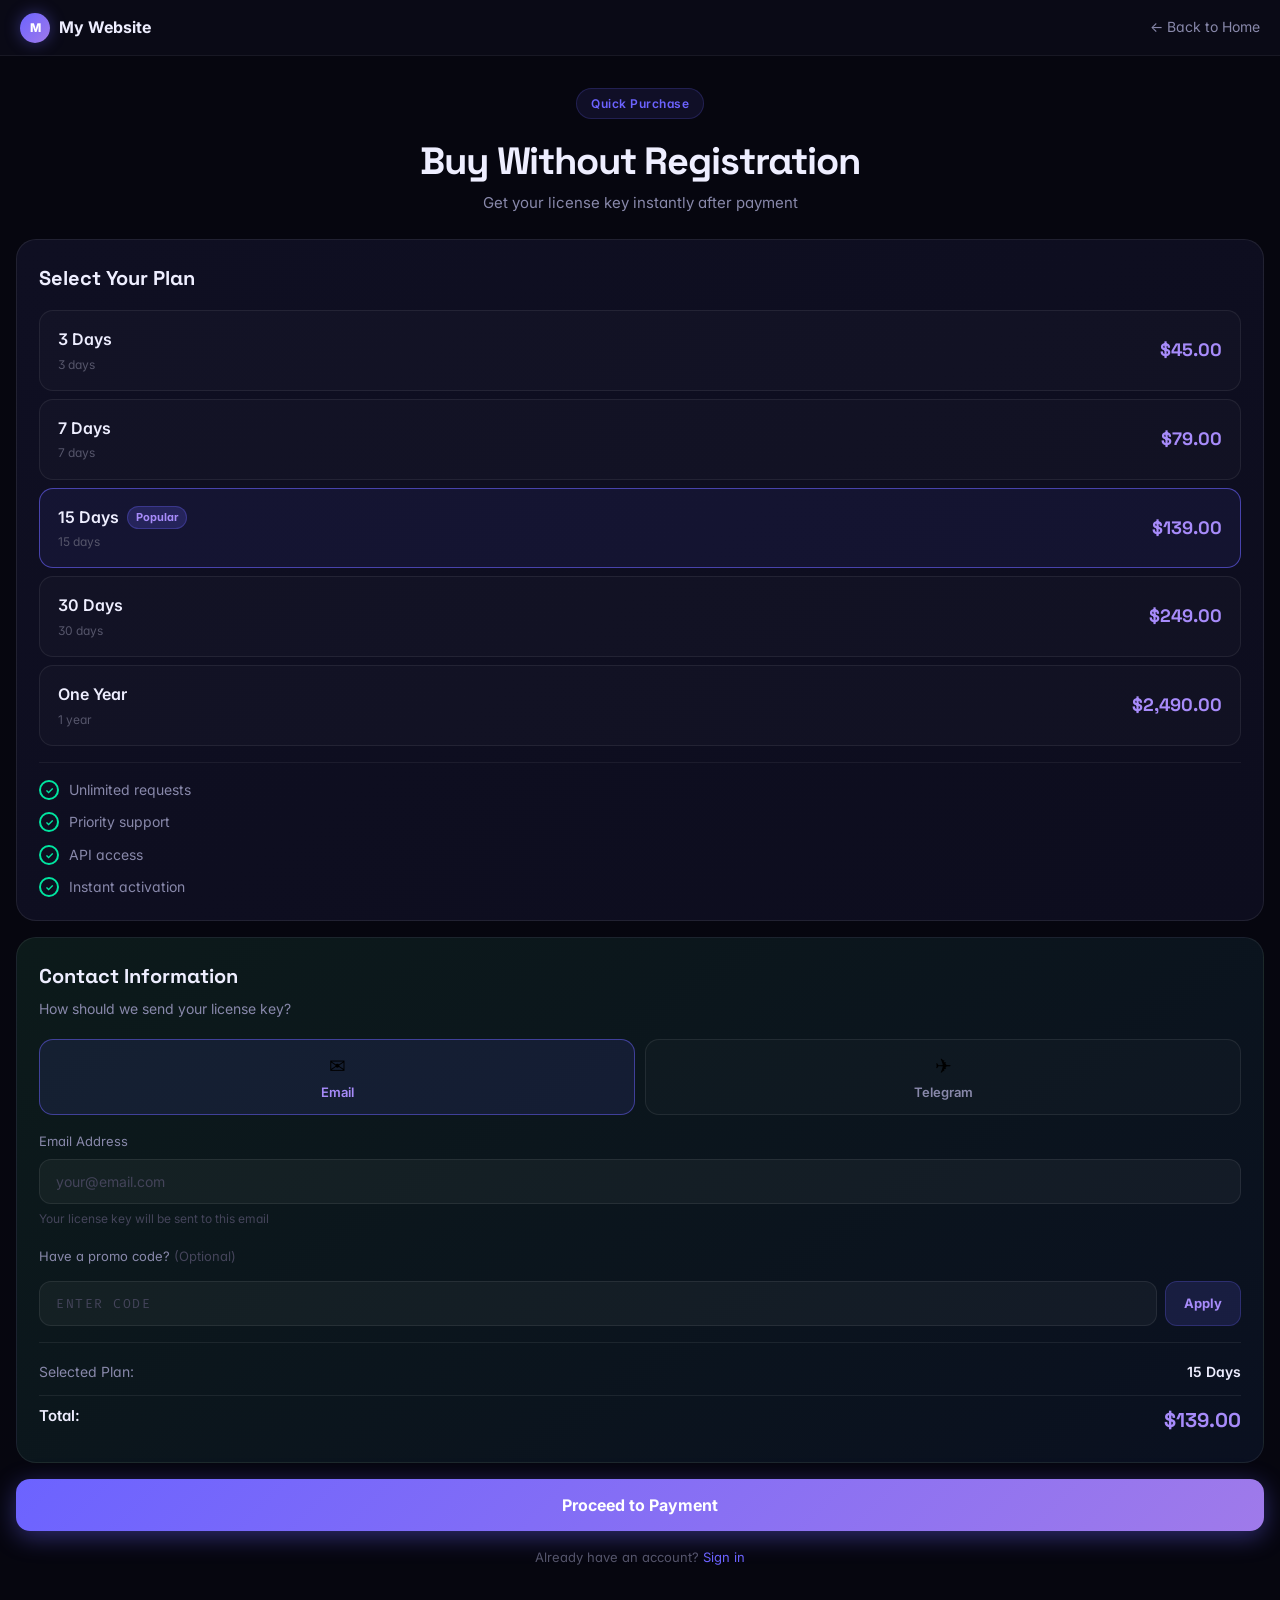
<file: quick-purchase.html>
<!DOCTYPE html>
<html lang="en">
<head>
<meta charset="UTF-8">
<meta name="viewport" content="width=device-width, initial-scale=1.0">
<title>SITENAME — Quick Purchase</title>
<script>
  (function(){
    var t=localStorage.getItem('__sw_theme');
    var s=localStorage.getItem('__sw_spring');
    if(t==='light')document.documentElement.classList.add('light-theme');
    if(s==='off')  document.documentElement.classList.add('no-spring');
  })();
</script>
<link rel="preconnect" href="https://fonts.googleapis.com">
<link rel="preconnect" href="https://fonts.gstatic.com" crossorigin>
<link href="https://fonts.googleapis.com/css2?family=Space+Grotesk:wght@400;500;600;700;800&family=Inter:wght@300;400;500;600&family=Fira+Code:wght@400;500&display=swap" rel="stylesheet">
<link rel="stylesheet" href="style.css">
</head>
<body style="background:#06060f;min-height:100vh">

<!-- Top Nav -->
<div class="qp-topnav">
  <a href="index.html" class="qp-topnav-logo">
    <div class="logo-box" style="width:30px;height:30px;border-radius:50%;font-size:12px">
      <span class="site-letter">M</span>
    </div>
    <span class="site-name">My Website</span>
  </a>
  <a href="index.html" class="qp-topnav-back">← Back to Home</a>
</div>

<!-- Hero -->
<div class="qp-hero-dark">
  <div class="sec-label" style="margin-bottom:12px">Quick Purchase</div>
  <h1>Buy Without Registration</h1>
  <p>Get your license key instantly after payment</p>
</div>

<!-- Plan Selector Card -->
<div class="qp-plan-card-dark">
  <div class="qp-plan-card-title">Select Your Plan</div>
  <div id="planRows"></div>

  <!-- Features -->
  <div class="qp-features-dark">
    <div class="qp-feat-dark"><div class="qp-feat-icon-dark">✓</div>Unlimited requests</div>
    <div class="qp-feat-dark"><div class="qp-feat-icon-dark">✓</div>Priority support</div>
    <div class="qp-feat-dark"><div class="qp-feat-icon-dark">✓</div>API access</div>
    <div class="qp-feat-dark"><div class="qp-feat-icon-dark">✓</div>Instant activation</div>
  </div>
</div>

<!-- Contact Info Card -->
<div class="qp-contact-card-dark">
  <div class="qp-contact-title-dark">Contact Information</div>
  <div class="qp-contact-sub-dark">How should we send your license key?</div>

  <!-- Email / Telegram Tabs -->
  <div class="qp-tabs-dark">
    <button class="qp-tab-dark active" id="tabEmailBtn" onclick="switchTab('email')">
      <span class="qp-tab-dark-icon">✉</span>
      <span class="qp-tab-dark-name">Email</span>
    </button>
    <button class="qp-tab-dark" id="tabTGBtn" onclick="switchTab('telegram')">
      <span class="qp-tab-dark-icon">✈</span>
      <span class="qp-tab-dark-name">Telegram</span>
    </button>
  </div>

  <!-- Email field -->
  <div id="emailSection">
    <label class="qp-label-dark">Email Address</label>
    <input class="qp-input-dark" type="email" id="emailInput" placeholder="your@email.com">
    <p class="qp-hint-dark">Your license key will be sent to this email</p>
  </div>

  <!-- Telegram field -->
  <div id="tgSection" style="display:none">
    <label class="qp-label-dark">Telegram ID</label>
    <input class="qp-input-dark" type="text" id="tgInput" placeholder="@username or user ID">
    <p class="qp-hint-dark">Your license key will be sent via Telegram</p>
  </div>

  <!-- Promo code -->
  <div style="margin-top:18px">
    <label class="qp-label-dark">Have a promo code? <span style="font-weight:400;color:#44445a">(Optional)</span></label>
    <div class="qp-promo-dark">
      <input class="qp-input-dark" type="text" id="promoInput"
        placeholder="ENTER CODE" style="text-transform:uppercase;font-family:var(--mono);letter-spacing:1.5px">
      <button class="qp-promo-apply-dark" onclick="applyPromo()">Apply</button>
    </div>
    <div id="promoMsg" style="font-size:12px;margin-top:5px"></div>
  </div>

  <!-- Summary -->
  <div class="qp-summary-dark">
    <div class="qp-sum-row-dark">
      <span>Selected Plan:</span>
      <span style="color:#eeeeff;font-weight:600" id="sumPlanName">15 Days</span>
    </div>
    <div class="qp-sum-row-dark" id="discRow" style="display:none">
      <span style="color:var(--grn2)">Discount (10%):</span>
      <span style="color:var(--grn2)" id="discAmt"></span>
    </div>
    <div class="qp-sum-row-dark" style="margin-top:8px;padding-top:8px;border-top:1px solid rgba(255,255,255,.07)">
      <span style="color:#eeeeff;font-size:15px;font-weight:600">Total:</span>
      <span class="qp-sum-total-dark" id="sumTotal">$139.00</span>
    </div>
  </div>

  <!-- Error -->
  <div id="qpErr" style="display:none;background:rgba(239,68,68,.1);border:1px solid rgba(239,68,68,.2);border-radius:10px;padding:11px 14px;font-size:13px;color:#f87171;margin-top:12px"></div>
</div>

<!-- Proceed Button -->
<button class="qp-proceed-dark" id="proceedBtn" onclick="proceed()">
  <div class="btn-spinner" id="procSpin"></div>
  <span id="procLabel">Proceed to Payment</span>
</button>

<!-- Footer hint -->
<div class="qp-footer-hint">
  Already have an account? <a href="login.html">Sign in</a>
</div>

<div id="toast" class="toast"></div>
<script src="security.js"></script>
<script src="main.js"></script>
<script>
/* ── Plans data ── */
const PLANS = [
  {id:'3day',    name:'3 Days',   dur:'3 days',   price:45,   popular:false},
  {id:'7day',    name:'7 Days',   dur:'7 days',   price:79,   popular:false},
  {id:'15day',   name:'15 Days',  dur:'15 days',  price:139,  popular:true},
  {id:'30day',   name:'30 Days',  dur:'30 days',  price:249,  popular:false},
  {id:'oneyear', name:'One Year', dur:'1 year',   price:2490, popular:false},
];

let sel        = PLANS[2]; // default 15 days
let promoOn    = false;
let contactMode= 'email';

/* ── Build plan rows ── */
function buildRows(){
  const wrap = document.getElementById('planRows');
  wrap.innerHTML = '';
  PLANS.forEach(p => {
    const row = document.createElement('div');
    row.className = 'qp-plan-row-dark' + (p.id===sel.id?' selected':'');
    row.id = 'pr-'+p.id;
    row.onclick = () => choosePlan(p);
    row.innerHTML = `
      <div class="qp-plan-left-dark">
        <div class="qp-plan-name-dark">
          ${p.name}
          ${p.popular?'<span class="qp-popular-tag-dark">Popular</span>':''}
        </div>
        <div class="qp-plan-dur-dark">${p.dur}</div>
      </div>
      <div class="qp-plan-price-dark">$${p.price.toLocaleString()}.00</div>`;
    wrap.appendChild(row);
  });
}

function choosePlan(p){
  sel = p;
  promoOn = false;
  document.getElementById('promoInput').value = '';
  document.getElementById('promoMsg').textContent = '';
  document.getElementById('discRow').style.display = 'none';
  document.querySelectorAll('.qp-plan-row-dark').forEach(r => r.classList.remove('selected'));
  document.getElementById('pr-'+p.id)?.classList.add('selected');
  updateSummary();
}

function updateSummary(){
  const disc  = promoOn ? Math.floor(sel.price*0.1) : 0;
  const total = sel.price - disc;
  document.getElementById('sumPlanName').textContent = sel.name;
  document.getElementById('sumTotal').textContent    = '$'+total.toLocaleString()+'.00';
  if(promoOn){
    document.getElementById('discRow').style.display = 'flex';
    document.getElementById('discAmt').textContent   = '-$'+disc;
  }
}

function switchTab(mode){
  contactMode = mode;
  document.getElementById('emailSection').style.display = mode==='email'?'block':'none';
  document.getElementById('tgSection').style.display    = mode==='telegram'?'block':'none';
  document.getElementById('tabEmailBtn').classList.toggle('active', mode==='email');
  document.getElementById('tabTGBtn').classList.toggle('active',    mode==='telegram');
}

function applyPromo(){
  const code = document.getElementById('promoInput').value.trim().toUpperCase();
  const msg  = document.getElementById('promoMsg');
  const VALID = ['SAVE10','PROMO10','DISC10'];
  if(VALID.includes(code)){
    promoOn = true;
    msg.style.color = 'var(--grn2)';
    msg.textContent = '✓ 10% discount applied!';
    updateSummary();
    showToast('Promo applied! 🎉','success');
  } else if(code){
    promoOn = false;
    msg.style.color = '#f87171';
    msg.textContent = '✗ Invalid code. Try: SAVE10';
  }
}

function showQPErr(msg){
  const el = document.getElementById('qpErr');
  el.style.display = 'block';
  el.textContent   = '⚠ '+msg;
  setTimeout(()=>el.style.display='none', 3200);
}

function proceed(){
  const contact = contactMode==='email'
    ? document.getElementById('emailInput').value.trim()
    : document.getElementById('tgInput').value.trim();

  if(!contact){ showQPErr('Please enter your '+(contactMode==='email'?'email address.':'Telegram username.')); return; }
  if(contactMode==='email' && !/^[^\s@]+@[^\s@]+\.[^\s@]+$/.test(contact)){ showQPErr('Enter a valid email address.'); return; }

  const btn = document.getElementById('proceedBtn');
  btn.disabled = true;
  document.getElementById('procSpin').style.display  = 'inline-block';
  document.getElementById('procLabel').style.opacity = '.5';

  const disc  = promoOn ? Math.floor(sel.price*0.1) : 0;
  const total = sel.price - disc;

  sessionStorage.setItem('__order', JSON.stringify({
    plan:sel.id, label:sel.name, price:total,
    contact, contactMode,
    orderId:'ORD_'+Date.now().toString(36).toUpperCase()
  }));

  setTimeout(()=>{
    window.location.href = `payment.html?plan=${sel.id}&price=${total}`;
  }, 800);
}

/* ── Init ── */
document.addEventListener('DOMContentLoaded', ()=>{
  applySiteName();
  // Read URL param
  const urlPlan = new URLSearchParams(window.location.search).get('plan');
  if(urlPlan){ const f = PLANS.find(p=>p.id===urlPlan); if(f) sel=f; }
  buildRows();
  updateSummary();
});
</script>
</body>
</html>
</file>
<file: style.css>
/* ==========================================================
   SITE CONFIG — Change name in index.html SITE_CONFIG only
   Style by Codian Studio © 2026
========================================================== */
/* Font loading handled in HTML for performance */

/* ==========================================================
   CSS VARIABLES
========================================================== */
:root {
  /* Dark palette */
  --d-bg:    #06060f;
  --d-bg2:   #0b0b18;
  --d-surf:  #15152a;
  --d-bdr:   rgba(255,255,255,0.08);
  --d-bdr2:  rgba(255,255,255,0.14);
  --d-t:     #eeeeff;
  --d-t2:    #8888aa;
  --d-t3:    #44445a;

  /* Light palette */
  --l-bg:    #f8f8ff;
  --l-bg2:   #ffffff;
  --l-surf:  #ffffff;
  --l-bdr:   rgba(0,0,0,0.07);
  --l-bdr2:  rgba(0,0,0,0.12);
  --l-t:     #0d0d1a;
  --l-t2:    #555577;
  --l-t3:    #aaaacc;

  /* Brand */
  --acc:     #6c63ff;
  --acc2:    #9f7aea;
  --acc-h:   #7d74ff;
  --grn:     #00c57a;
  --grn2:    #00e5a0;
  --tg-blue: #2aabee;

  /* Active theme (starts dark) */
  --bg:    var(--d-bg);
  --bg2:   var(--d-bg2);
  --surf:  var(--d-surf);
  --bdr:   var(--d-bdr);
  --bdr2:  var(--d-bdr2);
  --t:     var(--d-t);
  --t2:    var(--d-t2);
  --t3:    var(--d-t3);

  /* Misc */
  --r-sm:  10px;
  --r-md:  16px;
  --r-lg:  22px;
  --r-xl:  28px;
  --sans:  'Inter', -apple-system, BlinkMacSystemFont, 'Segoe UI', Helvetica, Arial, sans-serif;
  --disp:  'Space Grotesk', 'Inter', -apple-system, BlinkMacSystemFont, 'Segoe UI', Arial, sans-serif;
  --mono:  'Fira Code', 'JetBrains Mono', 'Courier New', monospace;
  --shadow: 0 4px 24px rgba(108,99,255,0.15);
  --spring: cubic-bezier(0.34, 1.56, 0.64, 1);
}

html.light-theme body, body.light-theme {
  --bg:   var(--l-bg);
  --bg2:  var(--l-bg2);
  --surf: var(--l-surf);
  --bdr:  var(--l-bdr);
  --bdr2: var(--l-bdr2);
  --t:    var(--l-t);
  --t2:   var(--l-t2);
  --t3:   var(--l-t3);
}

/* ==========================================================
   RESET
========================================================== */
*, *::before, *::after { box-sizing: border-box; margin: 0; padding: 0; }
html { scroll-behavior: smooth; font-size: 16px; }
body {
  font-family: var(--sans);
  background: var(--bg);
  color: var(--t);
  overflow-x: hidden;
  line-height: 1.6;
  transition: background 0.3s, color 0.3s;
}
a { text-decoration: none; color: inherit; }
img { max-width: 100%; display: block; }
button { cursor: pointer; font-family: var(--sans); }
input, textarea, select { font-family: var(--sans); }
ul { list-style: none; }

/* ==========================================================
   SCROLLBAR
========================================================== */
::-webkit-scrollbar { width: 4px; }
::-webkit-scrollbar-track { background: var(--bg2); }
::-webkit-scrollbar-thumb { background: var(--acc); border-radius: 4px; }

/* ==========================================================
   TYPOGRAPHY UTILITIES
========================================================== */
.grad {
  background: linear-gradient(90deg, #6c63ff 0%, #38bdf8 100%);
  -webkit-background-clip: text;
  -webkit-text-fill-color: transparent;
  background-clip: text;
}
.sec-label {
  display: inline-block;
  font-size: 12px;
  font-weight: 600;
  letter-spacing: 0.5px;
  color: var(--acc);
  background: rgba(108,99,255,0.1);
  border: 1px solid rgba(108,99,255,0.2);
  border-radius: 100px;
  padding: 5px 14px;
  margin-bottom: 16px;
}
.sec-title {
  font-family: var(--disp);
  font-size: clamp(28px, 5vw, 52px);
  font-weight: 800;
  letter-spacing: -1.5px;
  line-height: 1.08;
  color: var(--t);
}
.sec-sub {
  font-size: 16px;
  color: var(--t2);
  font-weight: 300;
  max-width: 500px;
  line-height: 1.7;
}

/* ==========================================================
   SPRING REVEAL ANIMATIONS
========================================================== */


.reveal-delay-1 { transition-delay: 0.1s; }
.reveal-delay-2 { transition-delay: 0.18s; }
.reveal-delay-3 { transition-delay: 0.26s; }
.reveal-delay-4 { transition-delay: 0.34s; }

/* Without spring (when spring effect is off) */


@keyframes fadeUp   { from{opacity:0;transform:translateY(20px)} to{opacity:1;transform:none} }
@keyframes fadeIn   { from{opacity:0} to{opacity:1} }
@keyframes pulse    { 0%,100%{opacity:1;transform:scale(1)} 50%{opacity:.4;transform:scale(.85)} }
@keyframes floatUp  { 0%,100%{transform:translateY(0)} 50%{transform:translateY(-10px)} }
@keyframes spin     { to{transform:rotate(360deg)} }
@keyframes slideInR { from{transform:translateX(100%)} to{transform:translateX(0)} }
@keyframes progAnim { 0%{width:8%} 70%{width:88%} 100%{width:88%} }
@keyframes blink    { 50%{opacity:0} }

/* ==========================================================
   BUTTONS
========================================================== */
.btn {
  display: inline-flex; align-items: center; justify-content: center; gap: 7px;
  padding: 12px 24px; border-radius: var(--r-sm);
  font-size: 15px; font-weight: 600; cursor: pointer;
  border: none; transition: all 0.22s; white-space: nowrap;
  font-family: var(--sans);
}
.btn-primary {
  background: var(--acc); color: #fff;
  box-shadow: 0 4px 20px rgba(108,99,255,0.3);
}
.btn-primary:hover {
  background: var(--acc-h);
  box-shadow: 0 6px 28px rgba(108,99,255,0.45);
  transform: translateY(-1px);
}
.btn-primary:active { transform: scale(0.97); }

.btn-ghost {
  background: rgba(255,255,255,0.06);
  color: var(--t);
  border: 1.5px solid var(--bdr2);
}
.btn-ghost:hover { background: rgba(255,255,255,0.1); border-color: rgba(108,99,255,0.4); }

.btn-white {
  background: #fff; color: #0d0d1a;
  border: 1.5px solid rgba(0,0,0,0.1);
}
.btn-white:hover { background: #f4f4ff; border-color: rgba(108,99,255,0.3); }

.btn-tg {
  background: var(--tg-blue); color: #fff;
  font-size: 15px; font-weight: 600;
  border-radius: var(--r-sm);
}
.btn-tg:hover { background: #1a9fd4; }

.btn-lg { padding: 15px 32px; font-size: 16px; border-radius: var(--r-md); }
.btn-full { width: 100%; }
.btn-rounded { border-radius: 100px; }

/* Loading state */
.btn-loading { opacity: 0.72; pointer-events: none; }
.btn-spinner {
  display: none; width: 16px; height: 16px;
  border: 2px solid rgba(255,255,255,0.3);
  border-top-color: #fff; border-radius: 50%;
  animation: spin 0.7s linear infinite;
}
.btn-loading .btn-spinner { display: inline-block; }

/* ==========================================================
   NAVBAR
========================================================== */
#navbar {
  position: fixed; top: 0; left: 0; right: 0; z-index: 400;
  height: 64px;
  display: flex; align-items: center; justify-content: space-between;
  padding: 0 16px;
  background: #08080f;
  border-bottom: 1px solid var(--d-bdr);
  transition: background 0.3s, box-shadow 0.3s;
}
#navbar.scrolled {
  background: rgba(6,6,15,0.98);
  box-shadow: 0 2px 20px rgba(0,0,0,0.3);
}
body.light-theme #navbar {
  background: rgba(255,255,255,0.92);
  border-bottom-color: var(--l-bdr);
}
body.light-theme #navbar.scrolled {
  background: rgba(255,255,255,0.98);
  box-shadow: 0 2px 20px rgba(0,0,0,0.1);
}

/* Mobile nav pill */
.nav-pill {
  display: none;
  align-items: center; justify-content: space-between;
  background: rgba(15,15,25,0.95);
  border: 1px solid rgba(255,255,255,0.1);
  border-radius: 20px;
  padding: 8px 14px;
  width: calc(100% - 32px);
  margin: 8px auto 0;
}
body.light-theme .nav-pill {
  background: rgba(255,255,255,0.97);
  border-color: rgba(0,0,0,0.1);
}

.nav-logo {
  display: flex; align-items: center; gap: 10px;
  font-family: var(--disp); font-size: 19px; font-weight: 800;
  color: var(--d-t); text-decoration: none;
  flex-shrink: 0;
}
body.light-theme .nav-logo { color: var(--l-t); }

.logo-box {
  width: 34px; height: 34px; border-radius: 10px;
  background: linear-gradient(135deg, var(--acc), var(--acc2));
  display: flex; align-items: center; justify-content: center;
  font-size: 15px; font-weight: 800; color: #fff;
  box-shadow: 0 0 16px rgba(108,99,255,0.4);
  flex-shrink: 0;
}

.nav-links {
  display: flex; gap: 28px; align-items: center;
}
.nav-links a {
  font-size: 14px; font-weight: 500; color: var(--d-t2);
  transition: color 0.2s;
}
body.light-theme .nav-links a { color: var(--l-t2); }
.nav-links a:hover, .nav-links a.active { color: var(--acc); }

.nav-actions { display: flex; gap: 8px; align-items: center; }

.hamburger {
  display: flex; flex-direction: column; gap: 5px;
  background: none; border: none; padding: 6px; cursor: pointer;
  color: var(--d-t2);
}
body.light-theme .hamburger { color: var(--l-t2); }
.hamburger span {
  display: block; width: 22px; height: 2px;
  background: currentColor; border-radius: 2px;
  transition: all 0.3s;
}

/* ==========================================================
   MOBILE DRAWER (slides from RIGHT)
========================================================== */
.drawer-overlay {
  display: none;
  position: fixed;
  inset: 0;
  z-index: 500;
  background: rgba(0,0,0,0.6);
}
.drawer-overlay.open {
  display: block;
  animation: fadeIn 0.25s both;
}
.drawer-overlay.open { display: block; animation: fadeIn 0.25s both; }

.drawer {
  position: fixed; top: 0; right: -100%; bottom: 0; z-index: 501;
  width: min(320px, 88vw);
  background: #0d0d1e;
  border-left: 1px solid rgba(255,255,255,0.08);
  display: flex; flex-direction: column;
  transition: right 0.35s cubic-bezier(0.22, 1, 0.36, 1);
  overflow-y: auto;
}
body.light-theme .drawer {
  background: #ffffff;
  border-left-color: rgba(0,0,0,0.08);
}
.drawer.open { right: 0; }

.drawer-head {
  display: flex; align-items: center; justify-content: space-between;
  padding: 14px 18px;
  border-bottom: 1px solid rgba(255,255,255,0.07);
  min-height: 64px;
}
body.light-theme .drawer-head { border-bottom-color: rgba(0,0,0,0.07); }

.drawer-close {
  width: 32px; height: 32px; border-radius: 50%;
  background: rgba(255,255,255,0.07); border: none; color: #aaa;
  display: flex; align-items: center; justify-content: center;
  font-size: 18px; cursor: pointer; transition: all 0.2s;
}
body.light-theme .drawer-close { background: rgba(0,0,0,0.06); color: #666; }
.drawer-close:hover { background: rgba(108,99,255,0.2); color: var(--acc); }

.drawer-links {
  flex: 1; padding: 8px 12px;
}
.drawer-link {
  display: flex; align-items: center; gap: 14px;
  padding: 13px 14px; border-radius: var(--r-sm);
  font-size: 15px; font-weight: 500;
  color: #9999bb; text-decoration: none;
  transition: all 0.2s; margin-bottom: 2px;
}
body.light-theme .drawer-link { color: var(--l-t2); }
.drawer-link:hover, .drawer-link.active {
  background: rgba(108,99,255,0.1); color: var(--acc);
}
.drawer-link-icon { font-size: 18px; width: 22px; text-align: center; flex-shrink: 0; }

.drawer-divider {
  height: 1px; background: rgba(255,255,255,0.07);
  margin: 8px 18px;
}
body.light-theme .drawer-divider { background: rgba(0,0,0,0.07); }

.drawer-section-label {
  font-size: 11px; font-weight: 700; letter-spacing: 1.5px;
  color: #55556a; text-transform: uppercase;
  padding: 10px 14px 6px;
  display: flex; align-items: center; gap: 8px;
}

/* Language selector */
.lang-grid {
  display: grid; grid-template-columns: 1fr 1fr 1fr;
  gap: 8px; padding: 4px 14px 12px;
}
.lang-btn {
  display: flex; flex-direction: column; align-items: center; gap: 5px;
  padding: 10px 8px; border-radius: var(--r-sm);
  border: 1.5px solid rgba(255,255,255,0.1);
  background: rgba(255,255,255,0.04);
  cursor: pointer; transition: all 0.2s; font-family: var(--sans);
}
body.light-theme .lang-btn {
  border-color: rgba(0,0,0,0.1);
  background: rgba(0,0,0,0.03);
}
.lang-btn:hover { border-color: rgba(108,99,255,0.4); background: rgba(108,99,255,0.07); }
.lang-btn.active {
  border-color: var(--acc); background: rgba(108,99,255,0.15);
}
.lang-flag { font-size: 22px; }
.lang-name { font-size: 12px; font-weight: 600; color: #888; }
.lang-btn.active .lang-name { color: var(--acc); }

/* Toggles */
.drawer-toggle-row {
  display: flex; align-items: center; justify-content: space-between;
  padding: 12px 14px; margin-bottom: 2px;
}
.drawer-toggle-label {
  font-size: 14px; font-weight: 500;
  color: #9999bb;
}
body.light-theme .drawer-toggle-label { color: var(--l-t2); }

.toggle-switch {
  width: 44px; height: 24px; border-radius: 100px;
  background: rgba(255,255,255,0.1); position: relative;
  cursor: pointer; transition: background 0.25s; flex-shrink: 0;
  border: none;
}
body.light-theme .toggle-switch { background: rgba(0,0,0,0.1); }
.toggle-switch.on { background: var(--acc); }
.toggle-switch::after {
  content: ''; position: absolute;
  top: 3px; left: 3px;
  width: 18px; height: 18px; border-radius: 50%;
  background: #fff; transition: transform 0.25s var(--spring);
  box-shadow: 0 2px 6px rgba(0,0,0,0.3);
}
.toggle-switch.on::after { transform: translateX(20px); }

.drawer-footer {
  padding: 12px 14px 24px;
  display: flex; flex-direction: column; gap: 8px;
}
.drawer-auth-btn {
  display: flex; align-items: center; justify-content: center; gap: 8px;
  padding: 12px 16px; border-radius: var(--r-sm);
  font-size: 14px; font-weight: 600; cursor: pointer;
  transition: all 0.22s; text-decoration: none; text-align: center;
  font-family: var(--sans);
}
.drawer-auth-login {
  background: transparent; color: #9999bb;
  border: 1.5px solid rgba(255,255,255,0.12);
}
body.light-theme .drawer-auth-login { color: var(--l-t2); border-color: rgba(0,0,0,0.12); }
.drawer-auth-login:hover { border-color: rgba(108,99,255,0.4); color: var(--acc); }
.drawer-auth-signup {
  background: var(--acc); color: #fff; border: none;
  box-shadow: 0 4px 16px rgba(108,99,255,0.35);
}
.drawer-auth-signup:hover { background: var(--acc-h); }

/* ==========================================================
   HERO (Dark always)
========================================================== */
#hero {
  min-height: 100vh;
  display: flex; flex-direction: column; align-items: flex-start; justify-content: center;
  padding: 80px 5% 60px;
  position: relative; overflow: hidden;
  background: #06060f;
}
.hero-glow {
  position: absolute; pointer-events: none;
  top: -120px; left: 50%; transform: translateX(-50%);
  width: 700px; height: 700px; border-radius: 50%;
  background: radial-gradient(circle, rgba(108,99,255,0.12) 0%, transparent 65%);
}
.grid-overlay {
  position: absolute; inset: 0; pointer-events: none;
  background-image:
    linear-gradient(rgba(255,255,255,0.018) 1px, transparent 1px),
    linear-gradient(90deg, rgba(255,255,255,0.018) 1px, transparent 1px);
  background-size: 60px 60px;
  mask-image: radial-gradient(ellipse 80% 70% at 50% 40%, black, transparent);
}
.hero-badge {
  display: inline-flex; align-items: center; gap: 8px;
  background: rgba(108,99,255,0.1); border: 1px solid rgba(108,99,255,0.28);
  color: #b0a8ff; padding: 7px 16px; border-radius: 100px;
  font-size: 13px; font-weight: 500; margin-bottom: 24px;
  position: relative; z-index: 1;
  animation: fadeUp 0.6s both;
}
.dot {
  width: 7px; height: 7px; border-radius: 50%;
  background: var(--grn2); display: inline-block;
  animation: pulse 2s infinite;
}
#hero h1 {
  font-family: var(--disp);
  font-size: clamp(38px, 9vw, 72px);
  font-weight: 800;
  letter-spacing: -2px; line-height: 1.05;
  color: #eeeeff;
  max-width: 560px;
  margin-bottom: 18px;
  position: relative; z-index: 1;
  animation: fadeUp 0.65s 0.08s both;
}
.hero-sub {
  font-size: 16px; color: #8888aa;
  max-width: 480px; line-height: 1.75; font-weight: 300;
  margin-bottom: 32px;
  position: relative; z-index: 1;
  animation: fadeUp 0.65s 0.16s both;
}
.hero-btns {
  display: flex; flex-direction: column; gap: 12px;
  width: 100%; max-width: 400px;
  position: relative; z-index: 1;
  animation: fadeUp 0.65s 0.22s both;
}
.hero-btns .btn { width: 100%; font-size: 16px; padding: 15px; border-radius: var(--r-md); }

.hero-stats {
  display: flex; flex-wrap: wrap; gap: 20px 32px;
  margin-top: 36px;
  position: relative; z-index: 1;
  animation: fadeUp 0.65s 0.3s both;
}
.hstat {
  display: flex; align-items: center; gap: 8px;
}
.hstat-icon { font-size: 18px; flex-shrink: 0; }
.hstat-val { font-family: var(--disp); font-size: 20px; font-weight: 800; color: #eeeeff; }
.hstat-lbl { font-size: 12px; color: #8888aa; margin-left: 3px; }

/* ==========================================================
   PHONE MOCKUP (Hero)
========================================================== */
.phone-wrap {
  width: 100%; display: flex; justify-content: center;
  margin-top: 56px; position: relative; z-index: 1;
  animation: fadeUp 0.7s 0.38s both;
}
.phone-outer {
  position: relative;
  filter: drop-shadow(0 30px 60px rgba(0,0,0,0.5)) drop-shadow(0 0 40px rgba(108,99,255,0.2));
}
.phone-outer::before {
  content: ''; position: absolute;
  inset: -12px -10px; border-radius: 44px;
  background: radial-gradient(ellipse at 50% 0%, rgba(108,99,255,0.15), transparent 70%);
  pointer-events: none;
}
.phone {
  width: 240px;
  background: #0c0c1e;
  border: 1px solid rgba(255,255,255,0.1);
  border-radius: 38px; overflow: hidden;
  padding: 0 0 18px;
  box-shadow: inset 0 0 0 1px rgba(255,255,255,0.06);
  animation: floatUp 4s ease-in-out infinite;
}
.phone-status-bar {
  display: flex; justify-content: space-between; align-items: center;
  padding: 12px 20px 8px;
  font-size: 12px; font-weight: 600; color: #aaa;
  font-family: var(--mono);
}
.phone-notch {
  width: 90px; height: 20px; border-radius: 0 0 16px 16px;
  background: #000; margin: 0 auto 12px;
}
.phone-content { padding: 0 14px; }

.p-status-row {
  display: flex; justify-content: space-between; align-items: center;
  margin-bottom: 14px;
}
.p-status-left { display: flex; align-items: center; gap: 6px; }
.p-live-dot { width: 8px; height: 8px; border-radius: 50%; background: var(--grn2); animation: pulse 2s infinite; }
.p-live-text { font-size: 13px; font-weight: 600; color: var(--grn2); }
.p-shield { width: 30px; height: 30px; border-radius: 10px; border: 1px solid rgba(108,99,255,0.4); display: flex; align-items: center; justify-content: center; font-size: 14px; background: rgba(108,99,255,0.1); }

.p-req-card {
  background: rgba(255,255,255,0.04);
  border: 1px solid rgba(255,255,255,0.08);
  border-radius: 14px; padding: 12px; margin-bottom: 10px;
}
.p-req-label { font-size: 10px; color: #555; text-transform: uppercase; letter-spacing: 1px; margin-bottom: 5px; font-family: var(--mono); }
.p-req-url { font-family: var(--mono); font-size: 11px; color: var(--grn2); margin-bottom: 8px; }
.p-progress { height: 4px; border-radius: 2px; background: rgba(255,255,255,0.06); overflow: hidden; }
.p-progress-fill { height: 100%; border-radius: 2px; background: linear-gradient(90deg, var(--acc), var(--grn2)); animation: progAnim 3.5s ease-in-out infinite; }
.p-req-ms { font-size: 10px; font-family: var(--mono); color: var(--grn2); text-align: right; margin-top: 4px; }

.p-code-card {
  background: rgba(255,255,255,0.04);
  border: 1px solid rgba(255,255,255,0.08);
  border-radius: 14px; padding: 14px; text-align: center;
}
.p-code-label { font-size: 10px; color: #555; text-transform: uppercase; letter-spacing: 1px; margin-bottom: 8px; font-family: var(--mono); }
.p-code-num {
  font-family: var(--mono); font-size: 32px; font-weight: 500;
  letter-spacing: 8px; color: var(--acc2);
  transition: opacity 0.3s;
}
.p-dots { display: flex; justify-content: center; gap: 6px; margin-top: 12px; }
.p-dot { width: 6px; height: 6px; border-radius: 50%; background: rgba(255,255,255,0.15); }
.p-dot.active { background: var(--acc); }

/* ==========================================================
   SECTION WRAPPER (light bg sections)
========================================================== */
.section-light {
  background: #f7f7ff;
  position: relative;
}
body.light-theme .section-light { background: #f0f0ff; }

.section-white {
  background: #fff;
}
body.light-theme .section-white { background: #fafafa; }

/* ==========================================================
   FEATURES (Light section, colored gradient cards)
========================================================== */
.feat-section {
  padding: 80px 5%;
  background: #f7f7ff;
}
.feat-header { text-align: center; margin-bottom: 48px; }
.feat-header .sec-title { color: #0d0d1a; }
.feat-header .sec-sub { color: #555577; margin: 8px auto 0; }

.feat-cards-grid {
  display: grid;
  grid-template-columns: repeat(auto-fit, minmax(300px, 1fr));
  gap: 16px;
  max-width: 1100px; margin: 0 auto;
}

.feat-card-new {
  background: #fff;
  border-radius: var(--r-xl);
  padding: 26px;
  border: 1px solid rgba(0,0,0,0.06);
  transition: transform 0.3s var(--spring), box-shadow 0.3s;
  position: relative; overflow: hidden;
}
.feat-card-new:hover {
  transform: translateY(-4px);
  box-shadow: 0 16px 48px rgba(0,0,0,0.1);
}

/* Gradient bg variants */
.feat-card-new.purple { background: linear-gradient(135deg, #ebe8ff 0%, #f5f3ff 100%); }
.feat-card-new.blue   { background: linear-gradient(135deg, #e8f4ff 0%, #f0f7ff 100%); }
.feat-card-new.green  { background: linear-gradient(135deg, #e6fff5 0%, #f0fff9 100%); }
.feat-card-new.orange { background: linear-gradient(135deg, #fff3e8 0%, #fff7f0 100%); }
.feat-card-new.pink   { background: linear-gradient(135deg, #ffe8f4 0%, #fff0f8 100%); }

.feat-icon-box {
  width: 52px; height: 52px; border-radius: 14px;
  display: flex; align-items: center; justify-content: center;
  font-size: 24px; margin-bottom: 16px;
}
.feat-icon-box.purple { background: rgba(108,99,255,0.15); }
.feat-icon-box.blue   { background: rgba(56,189,248,0.18); }
.feat-icon-box.green  { background: rgba(0,197,122,0.15); }
.feat-icon-box.orange { background: rgba(251,146,60,0.18); }
.feat-icon-box.pink   { background: rgba(236,72,153,0.15); }

.feat-card-new h3 { font-family: var(--disp); font-size: 20px; font-weight: 800; color: #0d0d1a; margin-bottom: 8px; }
.feat-card-new p  { font-size: 14px; color: #555577; line-height: 1.7; margin-bottom: 14px; }

.feat-tag {
  display: inline-flex; align-items: center; gap: 5px;
  padding: 5px 12px; border-radius: 100px;
  font-size: 12px; font-weight: 600;
  margin-right: 6px; margin-bottom: 4px;
}
.feat-tag.purple { background: rgba(108,99,255,0.12); color: #6c63ff; }
.feat-tag.blue   { background: rgba(56,189,248,0.15); color: #0ea5e9; }
.feat-tag.green  { background: rgba(0,197,122,0.12); color: #00a864; }
.feat-tag.orange { background: rgba(251,146,60,0.15); color: #ea580c; }

/* Wide uptime card */
.feat-card-new.wide { grid-column: span 2; }
@media(max-width: 700px) { .feat-card-new.wide { grid-column: span 1; } }

.uptime-inner { display: flex; align-items: center; gap: 20px; flex-wrap: wrap; }
.uptime-text { flex: 1; min-width: 200px; }
.uptime-badge {
  display: inline-flex; align-items: center; gap: 8px;
  padding: 8px 16px; border-radius: 100px;
  background: rgba(0,197,122,0.15); color: #00a864;
  font-size: 13px; font-weight: 600;
}
.uptime-bars {
  display: flex; align-items: flex-end; gap: 4px; height: 36px;
}
.uptime-bar {
  width: 8px; border-radius: 3px;
  background: linear-gradient(180deg, var(--grn2), var(--grn));
}

/* ==========================================================
   COUNTRIES MARQUEE
========================================================== */
.marquee-section {
  padding: 0; overflow: hidden;
  background: #f7f7ff;
  border-top: 1px solid rgba(0,0,0,0.05);
  border-bottom: 1px solid rgba(0,0,0,0.05);
}
.marquee-label {
  text-align: center; padding: 20px 0 12px;
  font-size: 11px; color: #aaaacc;
  text-transform: uppercase; letter-spacing: 2px;
}
.marquee-track {
  display: flex; gap: 10px; padding: 0 10px 16px;
  animation: marqueeScroll 35s linear infinite;
  width: max-content;
}
.marquee-track:hover { animation-play-state: paused; }
@keyframes marqueeScroll { 0%{transform:translateX(0)} 100%{transform:translateX(-50%)} }

.c-chip {
  display: flex; align-items: center; gap: 8px;
  padding: 7px 16px; border-radius: 100px;
  background: #fff; border: 1px solid rgba(0,0,0,0.07);
  font-size: 13px; color: #555577; white-space: nowrap;
  transition: all 0.2s; cursor: default;
}
.c-chip:hover { border-color: rgba(108,99,255,0.3); }
.c-chip img { width: 20px; height: 14px; border-radius: 3px; object-fit: cover; }

/* ==========================================================
   PRICING (Light section)
========================================================== */
.pricing-section {
  padding: 80px 5%;
  background: #f0f0ff;
}
.pricing-header { text-align: center; margin-bottom: 48px; }
.pricing-header .sec-title { color: #0d0d1a; }
.pricing-header .sec-sub { color: #555577; margin: 8px auto 0; }

.pricing-cards-stack {
  display: flex; flex-direction: column; gap: 16px;
  max-width: 580px; margin: 0 auto;
}

.plan-card-new {
  background: #fff;
  border-radius: var(--r-xl);
  border: 1.5px solid rgba(0,0,0,0.07);
  padding: 24px;
  position: relative;
  transition: all 0.3s var(--spring);
  overflow: hidden;
}
.plan-card-new::before {
  content: ''; position: absolute; inset: 0;
  background: linear-gradient(135deg, rgba(108,99,255,0.04), transparent);
  opacity: 0; transition: opacity 0.3s;
}
.plan-card-new:hover::before { opacity: 1; }
.plan-card-new:hover { transform: translateY(-2px); box-shadow: 0 12px 40px rgba(108,99,255,0.12); border-color: rgba(108,99,255,0.25); }

.plan-card-new.popular {
  background: linear-gradient(135deg, #eeeeff 0%, #f8f6ff 100%);
  border-color: rgba(108,99,255,0.4);
  box-shadow: 0 8px 40px rgba(108,99,255,0.15);
}
.plan-popular-badge {
  position: absolute; top: -1px; left: 50%; transform: translateX(-50%);
  background: var(--acc); color: #fff;
  font-size: 11px; font-weight: 700;
  padding: 5px 18px; border-radius: 0 0 14px 14px;
  letter-spacing: 0.3px;
}

.plan-inner {
  display: flex; justify-content: space-between; align-items: center;
}
.plan-left { flex: 1; }
.plan-name  { font-family: var(--disp); font-size: 18px; font-weight: 700; color: #0d0d1a; margin-bottom: 2px; }
.plan-period { font-size: 13px; color: #aaa; }
.plan-price-new {
  font-family: var(--disp); font-size: 26px; font-weight: 800; color: var(--acc);
}

.plan-feats-new {
  display: flex; flex-direction: column; gap: 8px;
  margin-top: 18px; padding-top: 16px;
  border-top: 1px solid rgba(0,0,0,0.06);
}
.plan-feat-item {
  display: flex; align-items: center; gap: 10px;
  font-size: 14px; color: #333;
}
.plan-feat-check {
  width: 22px; height: 22px; border-radius: 50%;
  border: 2px solid var(--grn); color: var(--grn);
  display: flex; align-items: center; justify-content: center;
  font-size: 12px; font-weight: 700; flex-shrink: 0;
}

.btn-plan-new {
  display: block; width: 100%; padding: 13px; margin-top: 16px;
  border-radius: var(--r-md); font-size: 15px; font-weight: 600;
  text-align: center; cursor: pointer; transition: all 0.22s;
  font-family: var(--sans); text-decoration: none; border: 1.5px solid rgba(0,0,0,0.12);
  background: transparent; color: #333;
}
.btn-plan-new:hover { border-color: var(--acc); color: var(--acc); background: rgba(108,99,255,0.05); }
.btn-plan-new.accent {
  background: var(--acc); color: #fff; border-color: var(--acc);
  box-shadow: 0 4px 18px rgba(108,99,255,0.35);
}
.btn-plan-new.accent:hover { background: var(--acc-h); box-shadow: 0 6px 24px rgba(108,99,255,0.45); }

/* ==========================================================
   PAYMENTS SECTION (Light)
========================================================== */
.payments-section {
  padding: 80px 5%;
  background: #f7f7ff;
}
.payments-header { text-align: left; margin-bottom: 32px; }
.payments-header .sec-title { color: #0d0d1a; }
.pay-trust-badges { display: flex; flex-wrap: wrap; gap: 10px; margin: 16px 0 32px; }
.pay-badge {
  display: inline-flex; align-items: center; gap: 7px;
  padding: 7px 16px; border-radius: 100px;
  font-size: 13px; font-weight: 600;
}
.pay-badge.green  { background: rgba(0,197,122,0.1); color: #00a864; border: 1px solid rgba(0,197,122,0.2); }
.pay-badge.blue   { background: rgba(56,189,248,0.1); color: #0ea5e9; border: 1px solid rgba(56,189,248,0.2); }
.pay-badge.purple { background: rgba(108,99,255,0.1); color: var(--acc); border: 1px solid rgba(108,99,255,0.2); }
.pay-badge .pb-dot { width: 8px; height: 8px; border-radius: 50%; background: currentColor; }

.crypto-grid-new {
  display: grid; grid-template-columns: repeat(auto-fill, minmax(150px, 1fr));
  gap: 12px; max-width: 900px;
}
.crypto-card-new {
  background: #fff;
  border: 1px solid rgba(0,0,0,0.07);
  border-radius: var(--r-lg);
  padding: 16px 12px;
  display: flex; align-items: center; gap: 12px;
  transition: all 0.25s var(--spring); cursor: default;
}
.crypto-card-new:hover { transform: translateY(-2px); box-shadow: 0 8px 24px rgba(0,0,0,0.08); border-color: rgba(108,99,255,0.2); }
.crypto-icon-new {
  width: 46px; height: 46px; border-radius: 14px;
  display: flex; align-items: center; justify-content: center;
  font-size: 24px; flex-shrink: 0; font-weight: 700;
}
.crypto-info-name { font-size: 14px; font-weight: 700; color: #0d0d1a; }
.crypto-info-tag  { font-size: 11px; color: #aaa; font-family: var(--mono); }
.pay-note-bottom { margin-top: 24px; text-align: center; font-size: 12px; color: #aaa; }

/* ==========================================================
   FAQ (Light section)
========================================================== */
.faq-section {
  padding: 80px 5%;
  background: #f7f7ff;
}
.faq-header { text-align: center; margin-bottom: 40px; }
.faq-header .sec-title { color: #0d0d1a; }
.faq-wrap { max-width: 680px; margin: 0 auto; display: flex; flex-direction: column; gap: 12px; }

.faq-item-new {
  background: #fff;
  border: 1px solid rgba(0,0,0,0.07);
  border-radius: var(--r-lg);
  overflow: hidden;
  transition: box-shadow 0.25s;
}
.faq-item-new:hover { box-shadow: 0 4px 20px rgba(0,0,0,0.06); }
.faq-item-new.open { box-shadow: 0 6px 28px rgba(108,99,255,0.1); border-color: rgba(108,99,255,0.2); }

.faq-trigger-new {
  display: flex; align-items: center; justify-content: space-between;
  width: 100%; padding: 18px 22px;
  background: none; border: none; cursor: pointer;
  font-family: var(--sans); font-size: 15px; font-weight: 600;
  color: #0d0d1a; gap: 12px; text-align: left;
}
.faq-trigger-new:hover { color: var(--acc); }
.faq-chevron-new {
  width: 28px; height: 28px; border-radius: 50%;
  border: 1.5px solid rgba(0,0,0,0.1);
  display: flex; align-items: center; justify-content: center;
  font-size: 16px; color: #aaa; flex-shrink: 0;
  transition: all 0.3s var(--spring);
}
.faq-item-new.open .faq-chevron-new {
  transform: rotate(45deg);
  border-color: var(--acc); color: var(--acc);
  background: rgba(108,99,255,0.08);
}
.faq-body-new {
  max-height: 0; overflow: hidden;
  transition: max-height 0.4s cubic-bezier(0,1,0,1);
}
.faq-item-new.open .faq-body-new {
  max-height: 300px;
  transition: max-height 0.5s ease-in;
}
.faq-inner-new {
  padding: 0 22px 18px;
  font-size: 14px; color: #555577; line-height: 1.75;
  border-top: 1px solid rgba(0,0,0,0.05);
  padding-top: 14px;
}

/* ==========================================================
   CTA SECTION (Light)
========================================================== */
.cta-section-new {
  padding: 80px 5%;
  background: #f0f0ff;
}
.cta-card {
  background: linear-gradient(135deg, #eeeeff 0%, #e8e4ff 50%, #f0f8ff 100%);
  border: 1px solid rgba(108,99,255,0.15);
  border-radius: var(--r-xl);
  padding: 40px 28px;
  max-width: 600px; margin: 0 auto;
  position: relative; overflow: hidden;
}
.cta-card::before {
  content: ''; position: absolute;
  top: -40px; right: -40px; width: 200px; height: 200px;
  border-radius: 50%;
  background: radial-gradient(circle, rgba(108,99,255,0.1), transparent 70%);
  pointer-events: none;
}
.cta-offer-badge {
  display: inline-flex; align-items: center; gap: 7px;
  background: rgba(108,99,255,0.1); border: 1px solid rgba(108,99,255,0.2);
  color: var(--acc); padding: 5px 14px; border-radius: 100px;
  font-size: 12px; font-weight: 600; margin-bottom: 16px;
}
.cta-card h2 { font-family: var(--disp); font-size: clamp(24px, 4vw, 36px); font-weight: 800; color: #0d0d1a; margin-bottom: 10px; }
.cta-card p  { font-size: 15px; color: #555577; margin-bottom: 20px; line-height: 1.7; }
.cta-perks { display: flex; gap: 20px; margin-bottom: 24px; flex-wrap: wrap; }
.cta-perk  { display: flex; align-items: center; gap: 7px; font-size: 14px; color: #555577; }
.cta-perk-check { width: 20px; height: 20px; border-radius: 50%; border: 2px solid var(--grn); color: var(--grn); display: flex; align-items: center; justify-content: center; font-size: 11px; font-weight: 700; flex-shrink: 0; }
.cta-cancel-note { font-size: 12px; color: #aaa; margin-top: 12px; }

/* ==========================================================
   FOOTER (Light)
========================================================== */
footer {
  background: #ffffff;
  border-top: 1px solid rgba(0,0,0,0.07);
  padding: 48px 5% 24px;
}
.foot-logo-area { margin-bottom: 8px; }
.foot-logo-name { font-family: var(--disp); font-size: 18px; font-weight: 800; color: #0d0d1a; display: flex; align-items: center; gap: 8px; margin-bottom: 8px; }
.foot-tagline { font-size: 13px; color: #888; line-height: 1.65; max-width: 230px; }
.foot-grid {
  display: grid; grid-template-columns: 1.6fr 1fr 1fr;
  gap: 32px; margin-bottom: 36px;
}
.foot-col h4 { font-family: var(--disp); font-size: 13px; font-weight: 700; color: #0d0d1a; margin-bottom: 14px; text-transform: uppercase; letter-spacing: 0.5px; }
.foot-col a  { display: block; font-size: 14px; color: #888; margin-bottom: 10px; transition: color 0.2s; }
.foot-col a:hover { color: var(--acc); }
.foot-bottom { display: flex; justify-content: space-between; align-items: center; flex-wrap: wrap; gap: 8px; padding-top: 24px; border-top: 1px solid rgba(0,0,0,0.07); font-size: 13px; color: #bbb; }
.foot-logo-new { display: flex; align-items: center; gap: 8px; }
.foot-logo-icon { width: 36px; height: 36px; border-radius: 50%; background: #0d0d1a; display: flex; align-items: center; justify-content: center; }

/* ==========================================================
   QUICK PURCHASE (Light)
========================================================== */
.qp-page { min-height: 100vh; background: #f7f7ff; padding-top: 64px; }
.qp-nav-simple {
  position: fixed; top: 0; left: 0; right: 0; z-index: 400;
  height: 64px; display: flex; align-items: center; justify-content: space-between;
  padding: 0 20px;
  background: rgba(255,255,255,0.95); 
  border-bottom: 1px solid rgba(0,0,0,0.07);
}
.qp-back-btn {
  display: flex; align-items: center; gap: 6px;
  font-size: 14px; color: #555; text-decoration: none;
  transition: color 0.2s;
}
.qp-back-btn:hover { color: var(--acc); }
.qp-container { max-width: 600px; margin: 0 auto; padding: 32px 20px 80px; }
.qp-hero { text-align: center; margin-bottom: 32px; }
.qp-hero-badge { display: inline-block; background: rgba(108,99,255,0.1); border: 1px solid rgba(108,99,255,0.2); border-radius: 100px; padding: 5px 14px; font-size: 12px; font-weight: 600; color: var(--acc); margin-bottom: 14px; }
.qp-hero h1 { font-family: var(--disp); font-size: 32px; font-weight: 800; color: #0d0d1a; margin-bottom: 8px; letter-spacing: -0.5px; }
.qp-hero p  { font-size: 15px; color: #777; }

.qp-plan-box {
  background: linear-gradient(135deg, #eeeeff, #f5f3ff);
  border: 1px solid rgba(108,99,255,0.15);
  border-radius: var(--r-xl); padding: 24px; margin-bottom: 18px;
}
.qp-plan-box-title { font-family: var(--disp); font-size: 17px; font-weight: 700; color: #0d0d1a; margin-bottom: 16px; }

.qp-plan-row {
  display: flex; align-items: center; justify-content: space-between;
  padding: 14px 16px; border-radius: var(--r-md);
  border: 1.5px solid rgba(0,0,0,0.07); background: #fff;
  cursor: pointer; margin-bottom: 8px; transition: all 0.2s;
}
.qp-plan-row:last-child { margin-bottom: 0; }
.qp-plan-row:hover { border-color: rgba(108,99,255,0.3); }
.qp-plan-row.selected { border-color: var(--acc); background: rgba(108,99,255,0.04); }
.qp-plan-row-left { display: flex; align-items: center; gap: 12px; }
.qp-plan-radio {
  width: 20px; height: 20px; border-radius: 50%;
  border: 2px solid rgba(0,0,0,0.2); flex-shrink: 0;
  transition: all 0.2s; display: flex; align-items: center; justify-content: center;
}
.qp-plan-row.selected .qp-plan-radio {
  border-color: var(--acc); background: var(--acc);
}
.qp-plan-row.selected .qp-plan-radio::after {
  content: ''; width: 8px; height: 8px; border-radius: 50%; background: #fff;
}
.qp-plan-name { font-size: 15px; font-weight: 600; color: #0d0d1a; }
.qp-plan-dur  { font-size: 12px; color: #aaa; margin-top: 1px; }
.qp-plan-popular-tag {
  font-size: 10px; font-weight: 700; padding: 2px 8px; border-radius: 100px;
  background: var(--acc); color: #fff; margin-left: 8px;
}
.qp-plan-price { font-family: var(--disp); font-size: 17px; font-weight: 800; color: var(--acc); }

.qp-feats { display: flex; flex-direction: column; gap: 8px; margin-top: 18px; padding-top: 14px; border-top: 1px solid rgba(108,99,255,0.1); }
.qp-feat-row { display: flex; align-items: center; gap: 8px; font-size: 13px; color: #444; }
.qp-feat-check { width: 20px; height: 20px; border-radius: 50%; border: 2px solid var(--grn); color: var(--grn); display: flex; align-items: center; justify-content: center; font-size: 11px; font-weight: 700; flex-shrink: 0; }

.qp-contact-box {
  background: linear-gradient(135deg, #e4f8f0, #e0f0f8, #e8e4ff);
  border-radius: var(--r-xl); padding: 24px; margin-bottom: 18px;
}
.qp-contact-title { font-family: var(--disp); font-size: 20px; font-weight: 800; color: #0d0d1a; margin-bottom: 6px; }
.qp-contact-sub   { font-size: 14px; color: #666; margin-bottom: 18px; }

.qp-tab-row { display: grid; grid-template-columns: 1fr 1fr; gap: 10px; margin-bottom: 16px; }
.qp-tab-btn {
  display: flex; flex-direction: column; align-items: center; gap: 6px;
  padding: 14px; border-radius: var(--r-md);
  border: 1.5px solid rgba(0,0,0,0.1); background: #fff;
  cursor: pointer; transition: all 0.2s; font-family: var(--sans);
}
.qp-tab-btn:hover { border-color: rgba(108,99,255,0.3); }
.qp-tab-btn.active { border-color: var(--acc); background: rgba(108,99,255,0.06); }
.qp-tab-icon { font-size: 22px; }
.qp-tab-name { font-size: 14px; font-weight: 600; color: #333; }
.qp-tab-btn.active .qp-tab-name { color: var(--acc); }

.qp-input {
  width: 100%; padding: 13px 16px; border-radius: var(--r-md);
  border: 1.5px solid rgba(0,0,0,0.1); background: #fff;
  font-family: var(--sans); font-size: 14px; color: #0d0d1a; outline: none;
  transition: border-color 0.2s;
}
.qp-input:focus { border-color: var(--acc); box-shadow: 0 0 0 3px rgba(108,99,255,0.1); }
.qp-input::placeholder { color: #bbb; }
.qp-input-note { font-size: 12px; color: #aaa; margin-top: 5px; }
.qp-input-label { font-size: 14px; font-weight: 600; color: #0d0d1a; margin-bottom: 7px; display: block; }

.qp-promo-row { display: flex; gap: 8px; margin-top: 14px; }
.qp-promo-row .qp-input { flex: 1; text-transform: uppercase; font-family: var(--mono); letter-spacing: 1px; font-size: 13px; }
.qp-apply-btn {
  padding: 13px 18px; border-radius: var(--r-md);
  background: rgba(108,99,255,0.1); color: var(--acc);
  border: 1.5px solid rgba(108,99,255,0.2);
  font-size: 13px; font-weight: 700; cursor: pointer; transition: all 0.2s;
  font-family: var(--sans); white-space: nowrap;
}
.qp-apply-btn:hover { background: rgba(108,99,255,0.18); }

.qp-summary-box {
  background: #fff; border: 1px solid rgba(0,0,0,0.07);
  border-radius: var(--r-md); padding: 16px; margin-top: 16px;
}
.qp-sum-row { display: flex; justify-content: space-between; font-size: 14px; padding: 5px 0; color: #888; }
.qp-sum-row.total { color: #0d0d1a; font-weight: 700; border-top: 1px solid rgba(0,0,0,0.07); padding-top: 10px; margin-top: 5px; font-size: 15px; }
.qp-sum-row.total .qp-total-price { font-family: var(--disp); font-size: 22px; color: var(--acc); }

.qp-proceed-btn {
  width: 100%; padding: 16px; border-radius: var(--r-md);
  background: var(--acc); color: #fff; border: none;
  font-size: 16px; font-weight: 700; cursor: pointer;
  margin-top: 18px; transition: all 0.22s; font-family: var(--sans);
  display: flex; align-items: center; justify-content: center; gap: 8px;
  box-shadow: 0 6px 24px rgba(108,99,255,0.35);
}
.qp-proceed-btn:hover { background: var(--acc-h); box-shadow: 0 8px 32px rgba(108,99,255,0.45); transform: translateY(-1px); }
.qp-terms-note { text-align: center; font-size: 12px; color: #aaa; margin-top: 10px; line-height: 1.65; }
.qp-terms-note a { color: var(--acc); }
.qp-login-hint { text-align: center; margin-top: 20px; font-size: 14px; color: #aaa; }
.qp-login-btn { display: block; text-align: center; margin-top: 10px; padding: 12px; border-radius: var(--r-md); border: 1.5px solid rgba(0,0,0,0.1); background: #fff; font-size: 14px; font-weight: 600; color: #333; transition: all 0.2s; text-decoration: none; }
.qp-login-btn:hover { border-color: var(--acc); color: var(--acc); }

/* ==========================================================
   AUTH PAGES
========================================================== */
.auth-page {
  min-height: 100vh; background: #06060f;
  display: flex; flex-direction: column; align-items: center;
  justify-content: center; padding: 80px 20px 40px;
  position: relative; overflow: hidden;
}
.auth-glow {
  position: absolute; top: -100px; left: 50%; transform: translateX(-50%);
  width: 600px; height: 600px; border-radius: 50%;
  background: radial-gradient(circle, rgba(108,99,255,0.1), transparent 65%);
  pointer-events: none;
}
.auth-logo-link {
  display: flex; align-items: center; gap: 10px;
  font-family: var(--disp); font-size: 18px; font-weight: 800;
  color: #eeeeff; margin-bottom: 32px; position: relative; z-index: 1;
  text-decoration: none;
}
.auth-box {
  width: 100%; max-width: 440px;
  background: #0d0d1e; border: 1px solid rgba(255,255,255,0.1);
  border-radius: 24px; padding: 36px;
  position: relative; z-index: 1;
  box-shadow: 0 0 60px rgba(108,99,255,0.12);
}
.auth-title { font-family: var(--disp); font-size: 26px; font-weight: 800; color: #eeeeff; margin-bottom: 5px; }
.auth-subtitle { font-size: 14px; color: #8888aa; margin-bottom: 26px; }
.auth-subtitle a { color: var(--acc); font-weight: 500; }
.auth-or-divider { display: flex; align-items: center; gap: 12px; color: #44445a; font-size: 12px; font-weight: 500; margin: 18px 0; }
.auth-or-divider::before, .auth-or-divider::after { content: ''; flex: 1; height: 1px; background: rgba(255,255,255,0.08); }
.auth-label { display: block; font-size: 13px; font-weight: 500; color: #8888aa; margin-bottom: 7px; }
.auth-row-label { display: flex; justify-content: space-between; align-items: center; margin-bottom: 7px; }
.auth-forgot { font-size: 13px; color: #8888aa; transition: color 0.2s; }
.auth-forgot:hover { color: var(--acc); }
.auth-input {
  width: 100%; padding: 13px 16px; border-radius: var(--r-sm);
  background: rgba(255,255,255,0.05); border: 1px solid rgba(255,255,255,0.1);
  color: #eeeeff; font-family: var(--sans); font-size: 14px;
  outline: none; transition: border-color 0.2s, box-shadow 0.2s; margin-bottom: 16px;
}
.auth-input:focus { border-color: var(--acc); box-shadow: 0 0 0 3px rgba(108,99,255,0.15); }
.auth-input::placeholder { color: #44445a; }
.auth-input-wrap { position: relative; margin-bottom: 16px; }
.auth-input-wrap .auth-input { margin-bottom: 0; }
.auth-pw-toggle { position: absolute; right: 12px; top: 50%; transform: translateY(-50%); background: none; border: none; color: #55556a; font-size: 16px; cursor: pointer; transition: color 0.2s; padding: 4px; }
.auth-pw-toggle:hover { color: #aaa; }
.auth-submit {
  width: 100%; padding: 14px; border-radius: var(--r-sm);
  background: #eeeeff; color: #0d0d1a; border: none;
  font-size: 16px; font-weight: 700; cursor: pointer;
  transition: all 0.22s; font-family: var(--sans);
  display: flex; align-items: center; justify-content: center; gap: 8px;
  margin-top: 8px;
}
.auth-submit:hover { background: #fff; box-shadow: 0 4px 20px rgba(238,238,255,0.2); transform: translateY(-1px); }
.auth-protect-note {
  margin-top: 14px; padding: 12px 16px;
  background: rgba(255,255,255,0.03); border: 1px solid rgba(255,255,255,0.07);
  border-radius: var(--r-sm); text-align: center; font-size: 13px; color: #55556a; line-height: 1.6;
}
.auth-footer-text { text-align: center; font-size: 13px; color: #55556a; margin-top: 20px; position: relative; z-index: 1; }
.auth-footer-text a { color: var(--acc); font-weight: 500; }

/* Password strength */
.pw-strength-bar { display: flex; gap: 4px; margin-top: 6px; margin-bottom: 4px; }
.pw-seg { flex: 1; height: 3px; border-radius: 2px; background: rgba(255,255,255,0.08); transition: background 0.3s; }
.pw-seg.weak   { background: #ef4444; }
.pw-seg.fair   { background: #f59e0b; }
.pw-seg.good   { background: #10b981; }
.pw-seg.strong { background: var(--grn2); }

/* Auth error */
.auth-error { display: none; background: rgba(239,68,68,0.1); border: 1px solid rgba(239,68,68,0.25); border-radius: var(--r-sm); padding: 11px 14px; font-size: 13px; color: #f87171; margin-bottom: 14px; align-items: center; gap: 8px; }
.auth-error.show { display: flex; }

/* ==========================================================
   PAYMENT PAGE (Dark)
========================================================== */
.pay-page-dark { min-height: 100vh; background: #06060f; padding-top: 64px; }
.pay-container  { max-width: 620px; margin: 0 auto; padding: 36px 20px 80px; }
.pay-header-area { text-align: center; margin-bottom: 32px; }
.pay-badge-new { display: inline-block; background: rgba(108,99,255,0.1); border: 1px solid rgba(108,99,255,0.2); border-radius: 100px; padding: 5px 14px; font-size: 12px; font-weight: 600; color: var(--acc); margin-bottom: 12px; }
.pay-title { font-family: var(--disp); font-size: 28px; font-weight: 800; color: #eeeeff; margin-bottom: 8px; }
.pay-subtitle { font-size: 14px; color: #8888aa; }

/* Stepper */
.pay-steps { display: flex; align-items: center; justify-content: center; gap: 0; margin-bottom: 32px; }
.pay-step-item { display: flex; flex-direction: column; align-items: center; gap: 5px; }
.pay-step-circle {
  width: 34px; height: 34px; border-radius: 50%;
  border: 2px solid rgba(255,255,255,0.15);
  display: flex; align-items: center; justify-content: center;
  font-size: 13px; font-weight: 700; color: #55556a;
  background: #0d0d1e; transition: all 0.3s; z-index: 1;
}
.pay-step-item.active .pay-step-circle { border-color: var(--acc); background: rgba(108,99,255,0.15); color: #b0a8ff; box-shadow: 0 0 16px rgba(108,99,255,0.3); }
.pay-step-item.done   .pay-step-circle { border-color: var(--grn); background: rgba(0,197,122,0.12); color: var(--grn); }
.pay-step-label { font-size: 10px; color: #55556a; white-space: nowrap; }
.pay-step-item.active .pay-step-label { color: #8888aa; }
.pay-step-line { flex: 1; height: 2px; background: rgba(255,255,255,0.1); min-width: 30px; max-width: 60px; transition: background 0.4s; margin-bottom: 18px; }
.pay-step-line.done { background: linear-gradient(90deg, var(--grn), var(--acc)); }

/* Order box */
.pay-order-box {
  background: #0d0d1e; border: 1px solid rgba(255,255,255,0.08);
  border-radius: var(--r-xl); padding: 24px; margin-bottom: 20px;
}
.pay-order-title { font-family: var(--disp); font-size: 16px; font-weight: 700; color: #eeeeff; margin-bottom: 16px; }
.pay-order-row { display: flex; justify-content: space-between; font-size: 14px; padding: 9px 0; border-bottom: 1px solid rgba(255,255,255,0.06); color: #8888aa; }
.pay-order-row:last-child { border-bottom: none; }
.pay-order-row span:last-child { color: #eeeeff; font-weight: 500; }
.pay-order-total { display: flex; justify-content: space-between; align-items: center; padding-top: 14px; border-top: 1.5px solid rgba(255,255,255,0.1); margin-top: 8px; }
.pay-order-total-label { font-size: 15px; font-weight: 600; color: #eeeeff; }
.pay-order-total-price { font-family: var(--disp); font-size: 28px; font-weight: 800; color: var(--grn2); }

/* Crypto selection */
.pay-crypto-box { background: #0d0d1e; border: 1px solid rgba(255,255,255,0.08); border-radius: var(--r-xl); padding: 24px; margin-bottom: 20px; }
.pay-crypto-title { font-family: var(--disp); font-size: 16px; font-weight: 700; color: #eeeeff; margin-bottom: 18px; }
.pay-crypto-grid { display: grid; grid-template-columns: repeat(auto-fill, minmax(110px, 1fr)); gap: 10px; }
.pay-crypto-btn {
  background: rgba(255,255,255,0.03); border: 1.5px solid rgba(255,255,255,0.08);
  border-radius: var(--r-md); padding: 14px 10px; text-align: center;
  cursor: pointer; transition: all 0.22s; font-family: var(--sans);
}
.pay-crypto-btn:hover { border-color: rgba(108,99,255,0.4); background: rgba(108,99,255,0.07); }
.pay-crypto-btn.selected { border-color: var(--acc); background: rgba(108,99,255,0.1); box-shadow: 0 0 16px rgba(108,99,255,0.2); }
.pay-crypto-ico { font-size: 22px; margin-bottom: 6px; }
.pay-crypto-name { font-size: 12px; font-weight: 600; color: #8888aa; }
.pay-crypto-btn.selected .pay-crypto-name { color: #b0a8ff; }

/* Address box */
.pay-addr-box {
  background: rgba(108,99,255,0.06); border: 1px solid rgba(108,99,255,0.2);
  border-radius: var(--r-lg); padding: 20px; margin-top: 16px;
  display: none;
}
.pay-addr-box.show { display: block; animation: fadeUp 0.3s both; }
.pay-addr-label { font-size: 12px; color: #8888aa; text-transform: uppercase; letter-spacing: 1px; margin-bottom: 10px; font-family: var(--mono); display: flex; align-items: center; gap: 6px; }
.pay-addr-label::before { content: '●'; color: #38bdf8; }
.pay-addr-val { font-family: var(--mono); font-size: 12px; color: var(--grn2); background: rgba(0,0,0,0.3); border: 1px solid rgba(255,255,255,0.08); border-radius: 10px; padding: 12px 14px; word-break: break-all; display: flex; justify-content: space-between; align-items: center; gap: 10px; }
.pay-copy-btn { background: var(--acc); color: #fff; border: none; border-radius: 7px; padding: 6px 12px; font-size: 12px; font-weight: 700; cursor: pointer; flex-shrink: 0; transition: all 0.2s; }
.pay-copy-btn:hover { background: var(--acc-h); }
.pay-copy-btn.copied { background: var(--grn); }
.pay-timer-box { background: rgba(236,201,75,0.08); border: 1px solid rgba(236,201,75,0.2); border-radius: var(--r-md); padding: 13px 18px; margin-top: 14px; display: flex; justify-content: space-between; align-items: center; }
.pay-timer-label { font-size: 13px; color: #ecc94b; }
.pay-timer-val   { font-family: var(--mono); font-size: 20px; font-weight: 700; color: #ecc94b; }
.pay-amount-section { background: rgba(0,0,0,0.2); border: 1px solid rgba(255,255,255,0.06); border-radius: 12px; padding: 14px; margin-top: 14px; }
.pay-amount-header { display: flex; justify-content: space-between; align-items: center; margin-bottom: 6px; }
.pay-amount-label  { font-size: 12px; color: #8888aa; display: flex; align-items: center; gap: 6px; }
.pay-amount-label::before { content: '●'; color: var(--grn2); }
.pay-auto-check { font-size: 11px; color: #8888aa; display: flex; align-items: center; gap: 5px; }
.pay-amount-num { font-size: 26px; font-weight: 700; font-family: var(--mono); color: #eeeeff; }
.pay-amount-num span { color: var(--acc2); }
.pay-amount-warn { font-size: 12px; color: #ecc94b; margin-top: 8px; display: flex; align-items: center; gap: 5px; }
.pay-monitor-note { background: rgba(108,99,255,0.08); border: 1px solid rgba(108,99,255,0.15); border-radius: 10px; padding: 10px 14px; margin-top: 12px; font-size: 12px; color: #9999cc; line-height: 1.6; display: flex; align-items: flex-start; gap: 8px; }

/* Checking state */
.pay-checking { display: none; text-align: center; padding: 40px 20px; }
.pay-spin-ring { width: 64px; height: 64px; border: 4px solid rgba(255,255,255,0.1); border-top-color: var(--acc); border-radius: 50%; animation: spin 0.8s linear infinite; margin: 0 auto 20px; }
.pay-checking h3 { font-family: var(--disp); font-size: 20px; font-weight: 700; color: #eeeeff; margin-bottom: 8px; }
.pay-checking p  { font-size: 14px; color: #8888aa; }

/* Failed state */
.pay-failed { display: none; text-align: center; padding: 20px 0; }
.pay-fail-icon { width: 72px; height: 72px; border-radius: 50%; background: rgba(239,68,68,0.1); border: 2px solid rgba(239,68,68,0.3); display: flex; align-items: center; justify-content: center; font-size: 28px; margin: 0 auto 16px; }
.pay-failed h3 { font-family: var(--disp); font-size: 22px; font-weight: 800; color: #f87171; margin-bottom: 8px; }
.pay-failed p  { font-size: 14px; color: #8888aa; max-width: 360px; margin: 0 auto 16px; line-height: 1.7; }
.pay-fail-reasons { background: rgba(255,255,255,0.03); border: 1px solid rgba(255,255,255,0.08); border-radius: var(--r-md); padding: 16px; text-align: left; margin: 0 auto 20px; max-width: 380px; }
.pay-fail-reason { display: flex; align-items: flex-start; gap: 8px; font-size: 13px; color: #8888aa; padding: 6px 0; border-bottom: 1px solid rgba(255,255,255,0.05); }
.pay-fail-reason:last-child { border-bottom: none; }
.pay-fail-reason span:first-child { color: #f87171; font-weight: 700; flex-shrink: 0; }
.pay-fail-actions { display: flex; gap: 10px; justify-content: center; flex-wrap: wrap; }

/* How-to steps */
.pay-howto { background: #0d0d1e; border: 1px solid rgba(255,255,255,0.08); border-radius: var(--r-xl); padding: 24px; margin-bottom: 20px; }
.pay-howto-title { display: flex; align-items: center; gap: 12px; font-family: var(--disp); font-size: 16px; font-weight: 700; color: #eeeeff; margin-bottom: 20px; }
.pay-howto-icon { width: 40px; height: 40px; border-radius: 12px; background: rgba(108,99,255,0.1); border: 1px solid rgba(108,99,255,0.2); display: flex; align-items: center; justify-content: center; font-size: 18px; flex-shrink: 0; }
.pay-howto-step { display: flex; align-items: flex-start; gap: 14px; margin-bottom: 18px; }
.pay-howto-step:last-child { margin-bottom: 0; }
.pay-howto-num { width: 36px; height: 36px; border-radius: 10px; display: flex; align-items: center; justify-content: center; font-size: 16px; font-weight: 800; color: #fff; flex-shrink: 0; }
.pay-howto-text { font-size: 14px; color: #8888aa; padding-top: 6px; line-height: 1.6; }
.pay-check-btn {
  width: 100%; padding: 15px; border-radius: var(--r-md);
  background: linear-gradient(135deg, var(--acc), #9f7aea);
  color: #fff; border: none; font-size: 15px; font-weight: 700;
  cursor: pointer; transition: all 0.22s; font-family: var(--sans);
  display: flex; align-items: center; justify-content: center; gap: 8px;
  box-shadow: 0 4px 20px rgba(108,99,255,0.35);
}
.pay-check-btn:hover { opacity: 0.9; transform: translateY(-1px); box-shadow: 0 6px 28px rgba(108,99,255,0.45); }

/* ==========================================================
   TOAST
========================================================== */
.toast {
  position: fixed; bottom: 24px; right: 24px; z-index: 9999;
  background: #1a1a2e; border: 1px solid rgba(255,255,255,0.12);
  border-radius: 14px; padding: 14px 20px;
  display: flex; align-items: center; gap: 10px;
  font-size: 14px; color: #eeeeff; max-width: 320px;
  transform: translateY(120px) scale(0.9);
  opacity: 0; transition: all 0.38s var(--spring);
  pointer-events: none;
}
.toast.show { transform: translateY(0) scale(1); opacity: 1; pointer-events: auto; }
.toast.success { border-color: rgba(0,197,122,0.3); }
.toast.error   { border-color: rgba(239,68,68,0.3); }
.toast-icon    { font-size: 18px; }

/* ==========================================================
   403 / SOURCE PROTECTION PAGE
========================================================== */
.source-block {
  min-height: 100vh; background: #06060f;
  display: flex; align-items: center; justify-content: center;
  padding: 20px; text-align: center; font-family: var(--sans);
}
.source-block-box { max-width: 420px; }
.source-block-icon { font-size: 52px; margin-bottom: 20px; }
.source-block-title { font-family: var(--disp); font-size: 26px; font-weight: 800; color: #eeeeff; margin-bottom: 10px; }
.source-block-sub   { font-size: 15px; color: #8888aa; margin-bottom: 28px; line-height: 1.7; }

/* ==========================================================
   RESPONSIVE
========================================================== */
@media (min-width: 768px) {
  #navbar { padding: 0 5%; }
  .hamburger { display: none; }
  .nav-links { display: flex; }
  .nav-actions { display: flex; }
  #hero { padding: 100px 5% 80px; }
  .hero-btns { flex-direction: row; max-width: none; width: auto; }
  .hero-btns .btn { width: auto; }
  .phone-wrap { margin-top: 80px; }
  .foot-grid { grid-template-columns: 1.4fr 1fr 1fr 1fr; }
  .qp-container { padding: 40px 40px 80px; }
  .pricing-cards-stack { gap: 20px; }
}

@media (max-width: 767px) {
  .nav-links, .nav-actions { display: none; }
  .hamburger { display: flex; }
  .feat-cards-grid { grid-template-columns: 1fr; }
  .crypto-grid-new { grid-template-columns: repeat(2, 1fr); }
  .foot-grid { grid-template-columns: 1fr; }
  .pay-crypto-grid { grid-template-columns: repeat(3, 1fr); }
  .auth-box { padding: 28px 20px; }
}

@media (max-width: 420px) {
  .crypto-grid-new { grid-template-columns: repeat(2, 1fr); }
  .pay-crypto-grid { grid-template-columns: repeat(2, 1fr); }
  #hero h1 { font-size: 36px; letter-spacing: -1.2px; }
  .hero-badge { font-size: 12px; }
}

/* ==========================================================
   PAYMENT PAGE — Exact screenshot match
   Light lavender background, white cards, purple accents
========================================================== */

/* Page wrapper */
.pay-page-light {
  min-height: 100vh;
  background: #f0f0ff;
  font-family: var(--sans);
}

/* Top mini nav */
.pay-topnav {
  position: sticky; top: 0; z-index: 200;
  height: 56px;
  background: rgba(255,255,255,0.95);
  
  border-bottom: 1px solid rgba(0,0,0,0.07);
  display: flex; align-items: center; justify-content: space-between;
  padding: 0 18px;
}
.pay-topnav-logo {
  display: flex; align-items: center; gap: 9px;
  font-family: var(--disp); font-size: 16px; font-weight: 800; color: #0d0d1a;
  text-decoration: none;
}
.pay-topnav-back {
  width: 36px; height: 36px; border-radius: 50%;
  background: #f0f0f9; border: 1px solid rgba(0,0,0,0.08);
  display: flex; align-items: center; justify-content: center;
  color: #555; font-size: 18px; text-decoration: none;
  transition: all 0.2s; cursor: pointer;
}
.pay-topnav-back:hover { background: #e8e8ff; color: var(--acc); }

/* Main container */
.pay-main {
  max-width: 540px; margin: 0 auto;
  padding: 24px 16px 80px;
}

/* Badge + heading */
.pay-badge-pill {
  display: block; text-align: center; margin: 0 auto 16px;
  background: rgba(108,99,255,0.1);
  color: var(--acc);
  border: none; border-radius: 12px;
  padding: 10px 28px;
  font-size: 15px; font-weight: 600;
  width: fit-content;
}
.pay-big-title {
  font-family: var(--disp);
  font-size: clamp(28px, 7vw, 36px);
  font-weight: 900; letter-spacing: -0.5px;
  color: #0d0d1a; text-align: center; margin-bottom: 8px;
  line-height: 1.15;
}
.pay-big-sub {
  text-align: center; font-size: 15px; color: #888;
  margin-bottom: 22px; line-height: 1.6;
}

/* Countdown pill */
.pay-countdown-pill {
  display: flex; align-items: center; justify-content: center; gap: 10px;
  background: rgba(108,99,255,0.08);
  border: 1.5px solid rgba(108,99,255,0.2);
  border-radius: 100px; padding: 12px 28px;
  margin: 0 auto 28px; width: fit-content;
}
.pay-countdown-icon { font-size: 18px; color: var(--acc); }
.pay-countdown-time {
  font-family: var(--mono);
  font-size: 22px; font-weight: 700; color: var(--acc);
  letter-spacing: 1px;
}
.pay-countdown-label { font-size: 14px; color: #aaa; font-weight: 500; }
.pay-countdown-pill.urgent .pay-countdown-time { color: #ef4444; }
.pay-countdown-pill.urgent { border-color: rgba(239,68,68,0.3); background: rgba(239,68,68,0.06); }

/* 4-Step stepper (screenshot style) */
.pay-stepper-new {
  display: flex; align-items: flex-start; justify-content: center;
  margin-bottom: 28px; gap: 0;
}
.pst-item { display: flex; flex-direction: column; align-items: center; gap: 6px; }
.pst-circle {
  width: 44px; height: 44px; border-radius: 50%;
  display: flex; align-items: center; justify-content: center;
  font-size: 16px; font-weight: 700;
  border: 2px solid #ddd; color: #ccc; background: #fff;
  transition: all 0.3s var(--spring); z-index: 1;
}
.pst-item.done .pst-circle { background: var(--acc); border-color: var(--acc); color: #fff; }
.pst-item.active .pst-circle {
  background: var(--acc); border-color: var(--acc); color: #fff;
  box-shadow: 0 0 0 5px rgba(108,99,255,0.15);
}
.pst-label {
  font-size: 11px; font-weight: 600; color: #ccc; white-space: nowrap;
  text-align: center;
}
.pst-item.active .pst-label { color: #0d0d1a; font-weight: 700; }
.pst-item.done .pst-label   { color: var(--acc); }
.pst-line {
  flex: 1; height: 2px; background: #e5e5f0;
  min-width: 20px; max-width: 50px;
  margin-bottom: 28px; transition: background 0.4s;
}
.pst-line.done { background: var(--acc); }

/* Step panels */
.pay-panel { display: none; }
.pay-panel.active { display: block; animation: fadeUp 0.35s both; }

/* ── STEP 1: CRYPTO SELECTION ── */
.pay-select-card {
  background: #fff; border-radius: 20px;
  border: 1px solid rgba(0,0,0,0.07);
  padding: 24px;
  box-shadow: 0 2px 20px rgba(0,0,0,0.06);
}
.pay-select-title {
  font-family: var(--disp); font-size: 22px; font-weight: 800; color: #0d0d1a;
  margin-bottom: 4px;
}
.pay-select-sub { font-size: 14px; color: #aaa; margin-bottom: 20px; }

.crypto-cards-grid {
  display: grid; grid-template-columns: 1fr 1fr; gap: 12px;
}
.cc-card {
  background: #fff; border: 1.5px solid #eee;
  border-radius: 18px; padding: 20px 14px;
  display: flex; flex-direction: column; align-items: center; gap: 8px;
  cursor: pointer; transition: all 0.25s var(--spring); position: relative;
  overflow: hidden;
}
.cc-card:hover { border-color: rgba(108,99,255,0.35); transform: translateY(-2px); box-shadow: 0 6px 20px rgba(108,99,255,0.1); }
.cc-card.selected {
  background: rgba(108,99,255,0.07);
  border-color: rgba(108,99,255,0.5);
  box-shadow: 0 4px 20px rgba(108,99,255,0.12);
}
.cc-check {
  position: absolute; top: 10px; right: 10px;
  width: 22px; height: 22px; border-radius: 50%;
  background: #fff; border: 2px solid #ddd;
  display: flex; align-items: center; justify-content: center;
  font-size: 12px; transition: all 0.2s; color: transparent;
}
.cc-card.selected .cc-check { background: var(--grn); border-color: var(--grn); color: #fff; }

.cc-logo-img {
  width: 70px; height: 70px; border-radius: 50%;
  object-fit: contain; display: block;
}
.cc-logo-fallback {
  width: 70px; height: 70px; border-radius: 50%;
  display: flex; align-items: center; justify-content: center;
  font-size: 28px; font-weight: 800; color: #fff;
  flex-shrink: 0;
}
.cc-name { font-size: 16px; font-weight: 800; color: #0d0d1a; text-align: center; }
.cc-ticker { font-size: 13px; color: #aaa; text-align: center; margin-bottom: 2px; }
.cc-network-pill {
  display: inline-flex; align-items: center; justify-content: center;
  padding: 4px 14px; border-radius: 100px;
  font-size: 12px; font-weight: 700; color: #fff;
  margin-bottom: 2px;
}
.cc-time {
  font-size: 12px; color: #999;
  display: flex; align-items: center; gap: 4px;
}

/* ── STEP 2: PAYMENT DETAILS ── */
.pay-detail-card {
  background: linear-gradient(145deg, #eeeeff 0%, #e8e8ff 40%, #ddeeff 100%);
  border-radius: 20px; padding: 22px;
  box-shadow: 0 4px 30px rgba(108,99,255,0.12);
  margin-bottom: 16px;
}
.pay-detail-head {
  display: flex; align-items: center; gap: 14px; margin-bottom: 16px;
}
.pay-detail-coin-icon {
  width: 56px; height: 56px; border-radius: 50%;
  box-shadow: 0 4px 16px rgba(0,0,0,0.15);
  object-fit: contain; flex-shrink: 0;
  background: #fff;
}
.pay-detail-coin-fallback {
  width: 56px; height: 56px; border-radius: 50%;
  display: flex; align-items: center; justify-content: center;
  font-size: 22px; font-weight: 800; color: #fff; flex-shrink: 0;
}
.pay-detail-head-text h3 {
  font-family: var(--disp); font-size: 18px; font-weight: 800; color: #0d0d1a; margin-bottom: 2px;
}
.pay-detail-head-text p { font-size: 13px; color: #666; }
.pay-detail-network-badge {
  display: inline-flex; padding: 6px 18px; border-radius: 100px;
  font-size: 13px; font-weight: 700; color: #fff;
  margin-bottom: 16px;
}
.pay-detail-divider { height: 1px; background: rgba(255,255,255,0.6); margin-bottom: 16px; }

/* Amount section */
.pay-amount-card {
  background: rgba(255,255,255,0.7);
  border: 1px solid rgba(255,255,255,0.9);
  border-radius: 14px; padding: 16px; margin-bottom: 14px;
}
.pay-amount-top {
  display: flex; justify-content: space-between; align-items: center; margin-bottom: 8px;
}
.pay-amount-top-label {
  display: flex; align-items: center; gap: 6px;
  font-size: 13px; font-weight: 600; color: #444;
}
.pay-amount-dot { width: 8px; height: 8px; border-radius: 50%; background: var(--grn); animation: pulse 2s infinite; }
.pay-auto-badge {
  display: flex; align-items: center; gap: 5px;
  font-size: 12px; color: var(--acc); font-weight: 500;
}
.pay-auto-spin { width: 13px; height: 13px; border: 2px solid rgba(108,99,255,0.3); border-top-color: var(--acc); border-radius: 50%; animation: spin 1s linear infinite; }
.pay-amount-big {
  font-size: 34px; font-weight: 800; color: #0d0d1a;
  font-family: var(--disp); letter-spacing: -1px; margin-bottom: 8px;
}
.pay-amount-big span { color: var(--acc); font-weight: 400; font-size: 26px; }
.pay-amount-warn {
  display: flex; align-items: flex-start; gap: 7px;
  font-size: 13px; color: #666; margin-bottom: 10px;
}
.pay-amount-warn-icon { color: #f59e0b; flex-shrink: 0; margin-top: 1px; }
.pay-monitor-pill {
  background: rgba(108,99,255,0.08); border-radius: 10px;
  padding: 10px 14px; font-size: 13px; color: #6655cc;
  display: flex; align-items: flex-start; gap: 8px; line-height: 1.5;
}

/* Address section */
.pay-addr-label-new {
  font-size: 13px; font-weight: 600; color: #444;
  display: flex; align-items: center; gap: 7px; margin-bottom: 8px;
}
.pay-addr-dot { width: 8px; height: 8px; border-radius: 50%; background: #38bdf8; flex-shrink: 0; }
.pay-addr-box-new {
  background: rgba(255,255,255,0.8);
  border: 1px solid rgba(255,255,255,0.9);
  border-radius: 14px; padding: 14px 16px;
  display: flex; align-items: center; justify-content: space-between; gap: 12px;
  margin-bottom: 14px;
}
.pay-addr-text-new { font-family: var(--mono); font-size: 13px; color: #333; word-break: break-all; line-height: 1.5; }
.pay-addr-copy-btn {
  width: 36px; height: 36px; border-radius: 10px; flex-shrink: 0;
  background: rgba(108,99,255,0.1); border: 1.5px solid rgba(108,99,255,0.2);
  display: flex; align-items: center; justify-content: center;
  cursor: pointer; transition: all 0.2s; color: var(--acc); font-size: 16px;
}
.pay-addr-copy-btn:hover { background: rgba(108,99,255,0.18); }
.pay-addr-copy-btn.copied { background: rgba(0,197,122,0.15); border-color: rgba(0,197,122,0.3); color: var(--grn); }

/* QR section */
.pay-qr-section {
  background: rgba(255,255,255,0.6); border: 1px solid rgba(255,255,255,0.9);
  border-radius: 18px; padding: 20px; text-align: center;
  margin-bottom: 14px;
}
.pay-qr-img-wrap {
  background: #fff; border-radius: 16px; padding: 16px;
  display: inline-block; margin-bottom: 14px;
  box-shadow: 0 2px 12px rgba(0,0,0,0.08);
}
.pay-qr-img-wrap img { width: 180px; height: 180px; display: block; border-radius: 8px; }
.pay-scan-btn {
  display: flex; align-items: center; justify-content: center; gap: 8px;
  width: 100%; padding: 13px; border-radius: 100px;
  background: linear-gradient(90deg, #7c6fff, #a78bfa);
  color: #fff; font-size: 15px; font-weight: 600; border: none;
  cursor: pointer; margin-bottom: 8px; transition: all 0.2s;
}
.pay-scan-btn:hover { opacity: 0.9; }
.pay-scan-dot { width: 8px; height: 8px; border-radius: 50%; background: rgba(255,255,255,0.7); }
.pay-scan-note { font-size: 13px; color: #aaa; }

/* Buttons */
.pay-qr-btn {
  display: flex; align-items: center; justify-content: center; gap: 8px;
  width: 100%; padding: 14px; border-radius: 100px;
  background: transparent; border: 1.5px solid rgba(0,0,0,0.12);
  font-size: 15px; font-weight: 600; color: #333;
  cursor: pointer; margin-bottom: 10px; transition: all 0.2s;
  font-family: var(--sans);
}
.pay-qr-btn:hover { border-color: var(--acc); color: var(--acc); }
.pay-qr-btn.ready { background: rgba(108,99,255,0.07); border-color: rgba(108,99,255,0.3); color: var(--acc); }

.pay-status-btn {
  display: flex; align-items: center; justify-content: center; gap: 8px;
  width: 100%; padding: 14px; border-radius: 100px;
  background: linear-gradient(90deg, #7c6fff, #ec4899);
  color: #fff; font-size: 15px; font-weight: 700; border: none;
  cursor: pointer; transition: all 0.22s; font-family: var(--sans);
  box-shadow: 0 4px 20px rgba(108,99,255,0.3);
}
.pay-status-btn:hover { opacity: 0.9; transform: translateY(-1px); box-shadow: 0 6px 28px rgba(108,99,255,0.4); }
.pay-status-btn:active { transform: scale(0.97); }

/* ── HOW TO COMPLETE ── */
.pay-howto-card {
  background: #fff; border-radius: 20px; padding: 24px;
  border: 1px solid rgba(0,0,0,0.07);
  box-shadow: 0 2px 16px rgba(0,0,0,0.05);
  margin-bottom: 16px;
}
.pay-howto-header {
  display: flex; align-items: center; gap: 14px; margin-bottom: 24px;
}
.pay-howto-header-icon {
  width: 44px; height: 44px; border-radius: 14px;
  background: rgba(108,99,255,0.1); border: 1px solid rgba(108,99,255,0.15);
  display: flex; align-items: center; justify-content: center; font-size: 20px;
}
.pay-howto-header h3 { font-family: var(--disp); font-size: 20px; font-weight: 800; color: #0d0d1a; }
.pay-howto-steps { display: flex; flex-direction: column; gap: 0; }
.pay-howto-step-item {
  display: flex; align-items: flex-start; gap: 16px;
  padding: 16px 14px; border-radius: 14px;
  background: rgba(0,0,0,0.02); border: 1px solid rgba(0,0,0,0.05);
  margin-bottom: 10px; transition: all 0.2s;
}
.pay-howto-step-item:last-child { margin-bottom: 0; }
.pay-howto-step-item:hover { background: rgba(108,99,255,0.04); border-color: rgba(108,99,255,0.12); }
.pay-step-num-badge {
  width: 40px; height: 40px; border-radius: 12px;
  display: flex; align-items: center; justify-content: center;
  font-size: 18px; font-weight: 800; color: #fff; flex-shrink: 0;
}
.step-orange  { background: linear-gradient(135deg, #f97316, #ea580c); }
.step-blue    { background: linear-gradient(135deg, #3b82f6, #2563eb); }
.step-purple  { background: linear-gradient(135deg, #a855f7, #7c3aed); }
.step-green   { background: linear-gradient(135deg, #22c55e, #16a34a); }
.pay-howto-step-text { padding-top: 4px; font-size: 15px; color: #333; line-height: 1.55; }

/* ── PAYMENT FAQ ── */
.pay-faq-card {
  background: #fff; border-radius: 20px; padding: 24px;
  border: 1px solid rgba(0,0,0,0.07);
  box-shadow: 0 2px 16px rgba(0,0,0,0.05);
  margin-bottom: 16px;
}
.pay-faq-header {
  display: flex; align-items: center; gap: 14px; margin-bottom: 20px;
}
.pay-faq-header-icon {
  width: 44px; height: 44px; border-radius: 50%;
  background: rgba(108,99,255,0.08); border: 1.5px solid rgba(108,99,255,0.2);
  display: flex; align-items: center; justify-content: center;
  font-size: 18px; color: var(--acc);
}
.pay-faq-header h3 { font-family: var(--disp); font-size: 22px; font-weight: 800; color: #0d0d1a; line-height: 1.2; }
.pay-faq-item { border-bottom: 1px solid rgba(0,0,0,0.07); }
.pay-faq-item:last-child { border-bottom: none; }
.pay-faq-trigger {
  display: flex; align-items: center; justify-content: space-between;
  width: 100%; padding: 16px 4px; background: none; border: none;
  font-family: var(--sans); font-size: 15px; font-weight: 500; color: #0d0d1a;
  text-align: left; cursor: pointer; gap: 12px; transition: color 0.2s;
}
.pay-faq-trigger:hover { color: var(--acc); }
.pay-faq-item.open .pay-faq-trigger { color: var(--acc); font-weight: 600; }
.pay-faq-chevron { font-size: 16px; color: #bbb; transition: transform 0.28s var(--spring); flex-shrink: 0; }
.pay-faq-item.open .pay-faq-chevron { transform: rotate(180deg); color: var(--acc); }
.pay-faq-body { max-height: 0; overflow: hidden; transition: max-height 0.38s ease; }
.pay-faq-item.open .pay-faq-body { max-height: 300px; }
.pay-faq-inner { padding: 0 4px 16px; font-size: 14px; color: #777; line-height: 1.8; }

/* ── Checking animation ── */
.pay-checking-overlay {
  display: none; text-align: center; padding: 48px 20px;
}
.pay-checking-ring {
  width: 72px; height: 72px; border: 5px solid rgba(108,99,255,0.15);
  border-top-color: var(--acc); border-radius: 50%;
  animation: spin 0.9s linear infinite; margin: 0 auto 22px;
}
.pay-checking-overlay h3 {
  font-family: var(--disp); font-size: 22px; font-weight: 800; color: #0d0d1a; margin-bottom: 8px;
}
.pay-checking-overlay p { font-size: 15px; color: #aaa; line-height: 1.65; }

/* ── Failed state ── */
.pay-failed-card {
  display: none; background: #fff; border-radius: 20px; padding: 28px;
  text-align: center; border: 1px solid rgba(0,0,0,0.07);
  box-shadow: 0 2px 16px rgba(0,0,0,0.05);
}
.pay-fail-x {
  width: 72px; height: 72px; border-radius: 50%;
  background: rgba(239,68,68,0.08); border: 2px solid rgba(239,68,68,0.2);
  display: flex; align-items: center; justify-content: center;
  font-size: 30px; margin: 0 auto 16px;
  animation: popIn 0.5s var(--spring) both;
}
.pay-failed-card h3 { font-family: var(--disp); font-size: 22px; font-weight: 800; color: #ef4444; margin-bottom: 8px; }
.pay-failed-card p  { font-size: 14px; color: #aaa; line-height: 1.7; max-width: 340px; margin: 0 auto 18px; }
.pay-fail-list { text-align: left; background: #fafafa; border: 1px solid #eee; border-radius: 14px; padding: 16px; margin-bottom: 20px; }
.pay-fail-li { display: flex; align-items: flex-start; gap: 10px; font-size: 14px; color: #666; padding: 6px 0; border-bottom: 1px solid #f0f0f0; }
.pay-fail-li:last-child { border-bottom: none; }
.pay-fail-li::before { content: '→'; color: #ef4444; font-weight: 700; flex-shrink: 0; }
.pay-fail-btns { display: flex; flex-direction: column; gap: 10px; }
.pay-retry-btn { padding: 13px; border-radius: 100px; background: var(--acc); color: #fff; border: none; font-size: 15px; font-weight: 700; cursor: pointer; transition: all 0.2s; font-family: var(--sans); }
.pay-retry-btn:hover { background: var(--acc-h); }

/* Network pill colors */
.np-btc      { background: #f97316; }
.np-eth      { background: #627eea; }
.np-ltc      { background: #bebebe; }
.np-xmr      { background: #f26822; }
.np-ton      { background: #0099d1; }
.np-trc20    { background: #26a17b; }
.np-bep20    { background: #f0b90b; color: #333 !important; }
.np-sol      { background: linear-gradient(135deg,#9945ff,#14f195); }
.np-xrp      { background: #555; }

/* Logo backgrounds */
.lb-btc  { background: linear-gradient(135deg, #f97316, #ea580c); }
.lb-eth  { background: linear-gradient(135deg, #627eea, #4154cc); }
.lb-ltc  { background: linear-gradient(135deg, #b8c3d8, #9aaab8); }
.lb-xmr  { background: linear-gradient(135deg, #f26822, #e05510); }
.lb-ton  { background: linear-gradient(135deg, #0099d1, #0077aa); }
.lb-usdt { background: linear-gradient(135deg, #26a17b, #1a8060); }
.lb-bnb  { background: linear-gradient(135deg, #f0b90b, #cc9900); }
.lb-sol  { background: linear-gradient(135deg, #9945ff, #7733cc); }
.lb-xrp  { background: linear-gradient(135deg, #444, #222); }

@keyframes popIn { from{transform:scale(0.3);opacity:0} to{transform:scale(1);opacity:1} }

/* ── PRICING DARK (screenshot exact match) ── */
.pricing-dark-page {
  min-height: 100vh; background: #06060f; font-family: var(--sans);
}
.pricing-dark-section { padding: 100px 16px 80px; max-width: 600px; margin: 0 auto; }
.pricing-dark-badge {
  display: inline-block; background: rgba(108,99,255,0.1); border: 1px solid rgba(108,99,255,0.25);
  color: #b0a8ff; padding: 6px 18px; border-radius: 100px;
  font-size: 12px; font-weight: 600; letter-spacing: 0.5px; margin-bottom: 16px;
}
.pricing-dark-title { font-family: var(--disp); font-size: clamp(30px,7vw,48px); font-weight: 900; letter-spacing: -1.5px; color: #fff; margin-bottom: 10px; }
.pricing-dark-sub { font-size: 16px; color: #6666aa; margin-bottom: 40px; }

.dark-plan-card {
  background: #0d0d1e; border: 1.5px solid rgba(255,255,255,0.08);
  border-radius: 22px; padding: 28px; margin-bottom: 16px;
  position: relative; overflow: hidden; transition: all 0.3s var(--spring);
}
.dark-plan-card:hover { border-color: rgba(108,99,255,0.35); transform: translateY(-2px); box-shadow: 0 8px 40px rgba(108,99,255,0.12); }
.dark-plan-card.popular {
  border-color: rgba(108,99,255,0.5);
  box-shadow: 0 0 50px rgba(108,99,255,0.15);
  background: linear-gradient(145deg, #0f0f22, #0d0d1e);
}
.dark-plan-popular-badge {
  position: absolute; top: -1px; left: 50%; transform: translateX(-50%);
  background: var(--acc); color: #fff;
  font-size: 12px; font-weight: 700; padding: 6px 22px;
  border-radius: 0 0 14px 14px;
}
.dark-plan-name {
  font-family: var(--disp); font-size: 22px; font-weight: 800; color: #eeeeff;
  margin-bottom: 8px;
}
.dark-plan-price {
  font-family: var(--disp); font-size: 52px; font-weight: 900; color: var(--acc);
  letter-spacing: -2px; line-height: 1; margin-bottom: 4px;
}
.dark-plan-period { font-size: 14px; color: #6666aa; margin-bottom: 20px; }
.dark-plan-buy {
  display: block; width: 100%; padding: 14px; border-radius: 14px; text-align: center;
  font-size: 16px; font-weight: 700; cursor: pointer; margin-bottom: 20px;
  border: 1.5px solid rgba(255,255,255,0.12); background: transparent;
  color: #eeeeff; font-family: var(--sans); transition: all 0.22s; text-decoration: none;
}
.dark-plan-buy:hover { border-color: rgba(108,99,255,0.5); background: rgba(108,99,255,0.1); }
.dark-plan-buy.popular-buy { background: var(--acc); border-color: var(--acc); box-shadow: 0 4px 20px rgba(108,99,255,0.35); }
.dark-plan-buy.popular-buy:hover { background: var(--acc-h); box-shadow: 0 6px 28px rgba(108,99,255,0.45); }
.dark-plan-feats { display: flex; flex-direction: column; gap: 12px; }
.dark-plan-feat {
  display: flex; align-items: center; gap: 12px; font-size: 15px; color: #eeeeff;
}
.dark-feat-check {
  width: 26px; height: 26px; border-radius: 50%; flex-shrink: 0;
  border: 2px solid var(--grn); color: var(--grn);
  display: flex; align-items: center; justify-content: center; font-size: 13px;
}

/* =====================================================
   BUG FIXES v2 — All 6 issues resolved
===================================================== */

/* FIX 1: Plan cards — pointer-events fix
   The plan price & card was not clickable due to
   ::before overlay intercepting clicks */
.plan-card-new::before {
  pointer-events: none !important;
}
.dark-plan-card::before {
  pointer-events: none !important;
}
.dark-plan-card, .plan-card-new {
  cursor: pointer;
}
/* Make sure buy button always clickable on top */
.btn-plan-new, .dark-plan-buy {
  position: relative;
  z-index: 2;
  pointer-events: auto !important;
}

/* FIX 2: /style.css and direct file access → handled via .htaccess
   Source block page styles */
.source-block-page {
  min-height: 100vh;
  background: #06060f;
  display: flex;
  align-items: center;
  justify-content: center;
  padding: 24px;
  font-family: var(--sans);
}
.source-block-inner {
  text-align: center;
  max-width: 440px;
}
.source-block-emoji { font-size: 56px; margin-bottom: 20px; }
.source-block-title {
  font-family: var(--disp);
  font-size: 28px; font-weight: 800;
  color: #eeeeff; margin-bottom: 10px;
  letter-spacing: -0.5px;
}
.source-block-sub {
  font-size: 15px; color: #8888aa;
  line-height: 1.75; margin-bottom: 28px;
}
.source-block-btn {
  display: inline-flex; align-items: center; justify-content: center;
  padding: 14px 32px; border-radius: 14px;
  background: var(--acc); color: #fff;
  font-size: 16px; font-weight: 700;
  text-decoration: none; transition: all 0.22s;
  box-shadow: 0 4px 20px rgba(108,99,255,0.35);
}
.source-block-btn:hover {
  background: var(--acc-h);
  box-shadow: 0 6px 28px rgba(108,99,255,0.45);
  transform: translateY(-2px);
}

/* FIX 3: Mobile phone mockup — real iPhone style, always dark */
.phone-mockup-section {
  width: 100%;
  display: flex;
  justify-content: center;
  align-items: center;
  margin-top: 48px;
  position: relative;
  z-index: 1;
}
.iphone-outer {
  position: relative;
  width: 260px;
  animation: iPhoneFloat 4s ease-in-out infinite;
  filter: drop-shadow(0 40px 80px rgba(0,0,0,0.55))
          drop-shadow(0 0 50px rgba(108,99,255,0.25));
}
@keyframes iPhoneFloat {
  0%,100% { transform: translateY(0px) rotate(0deg); }
  50%      { transform: translateY(-16px) rotate(0.4deg); }
}
/* Glow rings around phone */
.iphone-glow {
  position: absolute;
  width: 320px; height: 320px;
  border-radius: 50%;
  top: 50%; left: 50%;
  transform: translate(-50%,-50%);
  background: radial-gradient(circle, rgba(108,99,255,0.18) 0%, transparent 65%);
  pointer-events: none;
  z-index: -1;
}
.iphone-shell {
  width: 260px;
  background: linear-gradient(170deg, #1a1a2e 0%, #0d0d1a 100%);
  border-radius: 44px;
  border: 1.5px solid rgba(255,255,255,0.12);
  overflow: hidden;
  padding-bottom: 20px;
  box-shadow:
    inset 0 0 0 1px rgba(255,255,255,0.06),
    inset 0 1px 0 rgba(255,255,255,0.12);
}
.iphone-notch-area {
  display: flex;
  justify-content: center;
  padding-top: 10px;
  margin-bottom: 8px;
}
.iphone-dynamic-island {
  width: 100px; height: 26px;
  background: #000;
  border-radius: 0 0 18px 18px;
}
.iphone-status {
  display: flex;
  justify-content: space-between;
  align-items: center;
  padding: 0 18px 10px;
  font-size: 11px;
  font-weight: 700;
  color: #eeeeff;
  font-family: var(--mono);
}
.iphone-signal { display: flex; align-items: flex-end; gap: 3px; }
.iphone-bar {
  border-radius: 1px;
  background: #eeeeff;
}
.iphone-body { padding: 0 14px; }
/* Status row */
.ip-status-row {
  display: flex; justify-content: space-between; align-items: center;
  margin-bottom: 12px;
}
.ip-status-live {
  display: flex; align-items: center; gap: 6px;
  font-size: 12px; font-weight: 700; color: #00e5a0;
}
.ip-live-dot {
  width: 8px; height: 8px; border-radius: 50%;
  background: #00e5a0;
  animation: pulse 2s ease-in-out infinite;
}
.ip-shield-icon {
  width: 30px; height: 30px; border-radius: 10px;
  border: 1.5px solid rgba(108,99,255,0.4);
  background: rgba(108,99,255,0.12);
  display: flex; align-items: center; justify-content: center;
  font-size: 14px;
}
/* Request card */
.ip-req-card {
  background: rgba(255,255,255,0.04);
  border: 1px solid rgba(255,255,255,0.08);
  border-radius: 14px; padding: 11px 12px; margin-bottom: 10px;
}
.ip-req-meta { font-size: 9px; color: rgba(255,255,255,0.3); text-transform: uppercase; letter-spacing: 1px; margin-bottom: 4px; font-family: var(--mono); }
.ip-req-url  { font-family: var(--mono); font-size: 11px; color: #00e5a0; margin-bottom: 7px; }
.ip-progress { height: 4px; border-radius: 2px; background: rgba(255,255,255,0.06); overflow: hidden; }
.ip-prog-fill { height: 100%; background: linear-gradient(90deg, #6c63ff, #00e5a0); border-radius: 2px; animation: progAnim 3.5s ease-in-out infinite; }
.ip-req-ms { font-size: 9px; font-family: var(--mono); color: #00e5a0; text-align: right; margin-top: 4px; display: flex; justify-content: flex-end; align-items: center; gap: 4px; }
/* OTP code card */
.ip-code-card {
  background: rgba(255,255,255,0.04);
  border: 1px solid rgba(255,255,255,0.08);
  border-radius: 14px; padding: 14px; text-align: center;
}
.ip-code-meta { font-size: 9px; color: rgba(255,255,255,0.3); text-transform: uppercase; letter-spacing: 1px; margin-bottom: 7px; font-family: var(--mono); }
.ip-code-num {
  font-family: var(--mono); font-size: 34px; font-weight: 500;
  letter-spacing: 10px; color: var(--acc2);
  transition: opacity 0.35s;
}
/* Dots */
.ip-dots { display: flex; justify-content: center; gap: 7px; margin-top: 12px; }
.ip-dot { width: 6px; height: 6px; border-radius: 50%; background: rgba(255,255,255,0.15); }
.ip-dot.on { background: var(--acc); }
/* Home bar */
.iphone-home { display: flex; justify-content: center; padding-top: 14px; }
.iphone-home-bar { width: 100px; height: 4px; border-radius: 2px; background: rgba(255,255,255,0.22); }

/* FIX 3b: Hero always pure dark, all sections dark */
#hero { background: #06060f !important; }




/* FIX 5: Full dark theme — unified colors, no half-white */
/* Default = DARK everywhere */
body { background: #06060f; color: #eeeeff; }

/* All sections dark by default */
.feat-section     { background: #0a0a18; }
.pricing-section  { background: #06060f; }
.payments-section { background: #0a0a18; }
.faq-section      { background: #0d0d1e; }
.cta-section-new  { background: #06060f; }
footer            { background: #0a0a18; border-top-color: rgba(255,255,255,0.07); }

/* Dark section text fixes */
.feat-header .sec-title { color: #eeeeff; }
.feat-header .sec-sub   { color: #8888aa; }
.feat-card-new          { background: #131328; border-color: rgba(255,255,255,0.07); }
.feat-card-new.purple   { background: linear-gradient(135deg, #1a1530 0%, #151528 100%); }
.feat-card-new.blue     { background: linear-gradient(135deg, #101825 0%, #111528 100%); }
.feat-card-new.green    { background: linear-gradient(135deg, #0d1e1a 0%, #0f1620 100%); }
.feat-card-new.orange   { background: linear-gradient(135deg, #1e1210 0%, #151020 100%); }
.feat-card-new.pink     { background: linear-gradient(135deg, #1e0f1a 0%, #150f20 100%); }
.feat-card-new h3 { color: #eeeeff; }
.feat-card-new p  { color: #8888aa; }
.feat-icon-box.purple { background: rgba(108,99,255,0.18); }
.feat-icon-box.blue   { background: rgba(56,189,248,0.15); }
.feat-icon-box.green  { background: rgba(0,197,122,0.15); }
.feat-icon-box.orange { background: rgba(251,146,60,0.15); }
.feat-icon-box.pink   { background: rgba(236,72,153,0.15); }
.uptime-badge { background: rgba(0,197,122,0.12); color: #00c57a; border: 1px solid rgba(0,197,122,0.2); }

/* Pricing dark */
.pricing-header .sec-title { color: #eeeeff; }
.pricing-header .sec-sub   { color: #8888aa; }
.plan-card-new { background: #0d0d1e; border-color: rgba(255,255,255,0.08); }
.plan-card-new.popular { background: linear-gradient(145deg, #141428, #0d0d1e); border-color: rgba(108,99,255,0.45); }
.plan-popular-badge { background: var(--acc); }
.plan-name   { color: #eeeeff; }
.plan-period { color: #55556a; }
.plan-feat-item { color: #8888aa; }
.plan-feat-check { border-color: var(--grn2); color: var(--grn2); }
.btn-plan-new { background: rgba(255,255,255,0.06); border-color: rgba(255,255,255,0.1); color: #eeeeff; }
.btn-plan-new:hover { border-color: rgba(108,99,255,0.5); background: rgba(108,99,255,0.1); color: #b0a8ff; }
.btn-plan-new.accent { background: var(--acc); border-color: var(--acc); color: #fff; }
.btn-plan-new.accent:hover { background: var(--acc-h); }

/* Payments dark */
.payments-header .sec-title { color: #eeeeff; }
.payments-section .sec-sub  { color: #8888aa; }
.crypto-card-new { background: #131328; border-color: rgba(255,255,255,0.07); }
.crypto-info-name { color: #eeeeff; }
.crypto-info-tag  { color: #55556a; }
.pay-note-bottom  { color: #55556a; }

/* FAQ dark */
.faq-section .faq-header .sec-title { color: #eeeeff; }
.faq-item-new { background: #131328; border-color: rgba(255,255,255,0.07); }
.faq-trigger-new { color: #eeeeff; }
.faq-trigger-new:hover { color: #b0a8ff; }
.faq-chevron-new { border-color: rgba(255,255,255,0.12); color: #55556a; }
.faq-item-new.open .faq-chevron-new { border-color: var(--acc); color: var(--acc); background: rgba(108,99,255,0.1); }
.faq-inner-new { color: #8888aa; border-top-color: rgba(255,255,255,0.07); }

/* CTA dark */
.cta-card { background: linear-gradient(135deg, #1a1530 0%, #12102a 60%, #101828 100%); border-color: rgba(108,99,255,0.2); }
.cta-card h2, .cta-card p, .cta-perk { color: #eeeeff; }
.cta-perk { color: #8888aa; }
.cta-cancel-note { color: #55556a; }
.cta-perk-check { border-color: var(--grn2); color: var(--grn2); }

/* Footer dark text */
.foot-logo-name { color: #eeeeff; }
.foot-tagline { color: #55556a; }
.foot-col h4 { color: #55556a; }
.foot-col a  { color: #44445a; }
.foot-col a:hover { color: var(--acc); }
.foot-bottom { border-top-color: rgba(255,255,255,0.07); color: #44445a; }

/* Marquee dark */
.marquee-section { background: #0a0a18; border-top-color: rgba(255,255,255,0.06); border-bottom-color: rgba(255,255,255,0.06); }
.marquee-label { color: #44445a; }
.c-chip { background: #131328; border-color: rgba(255,255,255,0.07); color: #8888aa; }
.c-chip:hover { border-color: rgba(108,99,255,0.3); }

/* Light theme overrides (only when body.light-theme) */
body.light-theme .feat-section     { background: #f7f7ff; }
body.light-theme .pricing-section  { background: #f0f0ff; }
body.light-theme .payments-section { background: #f7f7ff; }
body.light-theme .faq-section      { background: #f7f7ff; }
body.light-theme .cta-section-new  { background: #f0f0ff; }
body.light-theme footer            { background: #ffffff; border-top-color: rgba(0,0,0,0.07); }
body.light-theme .feat-card-new          { background: #fff; border-color: rgba(0,0,0,0.06); }
body.light-theme .feat-card-new.purple   { background: linear-gradient(135deg,#ebe8ff,#f5f3ff); }
body.light-theme .feat-card-new.blue     { background: linear-gradient(135deg,#e8f4ff,#f0f7ff); }
body.light-theme .feat-card-new.green    { background: linear-gradient(135deg,#e6fff5,#f0fff9); }
body.light-theme .feat-card-new.orange   { background: linear-gradient(135deg,#fff3e8,#fff7f0); }
body.light-theme .feat-card-new.pink     { background: linear-gradient(135deg,#ffe8f4,#fff0f8); }
body.light-theme .feat-card-new h3 { color: #0d0d1a; }
body.light-theme .feat-card-new p  { color: #555577; }
body.light-theme .feat-header .sec-title { color: #0d0d1a; }
body.light-theme .feat-header .sec-sub   { color: #555577; }
body.light-theme .plan-card-new    { background: #fff; border-color: rgba(0,0,0,0.07); }
body.light-theme .plan-card-new.popular { background: linear-gradient(135deg,#eeeeff,#f8f6ff); }
body.light-theme .plan-name        { color: #0d0d1a; }
body.light-theme .plan-period      { color: #aaa; }
body.light-theme .plan-feat-item   { color: #333; }
body.light-theme .btn-plan-new     { background: transparent; border-color: rgba(0,0,0,0.12); color: #333; }
body.light-theme .btn-plan-new:hover { border-color: var(--acc); color: var(--acc); background: rgba(108,99,255,0.05); }
body.light-theme .crypto-card-new  { background: #fff; border-color: rgba(0,0,0,0.07); }
body.light-theme .crypto-info-name { color: #0d0d1a; }
body.light-theme .c-chip           { background: #fff; border-color: rgba(0,0,0,0.07); color: #555577; }
body.light-theme .marquee-section  { background: #f7f7ff; border-color: rgba(0,0,0,0.05); }
body.light-theme .faq-item-new     { background: #fff; border-color: rgba(0,0,0,0.07); }
body.light-theme .faq-trigger-new  { color: #0d0d1a; }
body.light-theme .faq-inner-new    { color: #555577; }
body.light-theme .cta-card { background: linear-gradient(135deg,#eeeeff,#e8e4ff,#e0eeff); border-color: rgba(108,99,255,0.15); }
body.light-theme .cta-card h2  { color: #0d0d1a; }
body.light-theme .cta-card p   { color: #555577; }
body.light-theme .foot-logo-name { color: #0d0d1a; }
body.light-theme .foot-col h4  { color: #0d0d1a; }
body.light-theme .foot-col a   { color: #888; }
body.light-theme footer { background: #fff; }
body.light-theme .pricing-header .sec-title { color: #0d0d1a; }
body.light-theme .pricing-header .sec-sub   { color: #555577; }

/* FIX 6: Hamburger / Drawer — hide nav-links on mobile, always show hamburger */
@media (max-width: 900px) {
  .nav-links  { display: none !important; }
  .hamburger  { display: flex !important; }
}
@media (min-width: 901px) {
  .nav-links  { display: flex !important; }
  .hamburger  { display: none !important; }
}
/* Drawer: overlay hidden by default, drawer slides in from right */

/* =====================================================
   REAL iPHONE MOCKUP — Final Complete Styles
   Matches screenshot: Dynamic Island, proper shell
===================================================== */

/* Hero layout fix — side by side on desktop */
#hero {
  display: grid;
  grid-template-columns: 1fr;
  gap: 0;
  padding-top: 90px;
}

@media (min-width: 860px) {
  #hero {
    grid-template-columns: 1fr 1fr;
    gap: 40px;
    align-items: center;
    padding: 100px 5% 80px;
  }
  #hero h1    { font-size: clamp(40px, 5.5vw, 68px); }
  #hero > .hero-glow   { grid-column: 1 / -1; }
  #hero > .grid-overlay{ grid-column: 1 / -1; }
  #hero > .hero-badge  { margin-top: -20px; }
  .phone-mockup-section { grid-row: 2 / 6; grid-column: 2; justify-self: center; }
}

/* iPhone outer wrapper */
.phone-mockup-section {
  display: flex;
  justify-content: center;
  align-items: center;
  margin-top: 48px;
  position: relative;
  z-index: 2;
}
@media (min-width: 860px) { .phone-mockup-section { margin-top: 0; } }

.iphone-outer {
  position: relative;
  width: 260px;
  animation: iPhoneFloat 4.5s ease-in-out infinite;
  box-shadow: 0 40px 70px rgba(0,0,0,0.5), 0 0 40px rgba(108,99,255,0.18);
}
@keyframes iPhoneFloat {
  0%,100% { transform: translateY(0px); }
  50%      { transform: translateY(-18px); }
}
/* Glow halo behind phone */
.iphone-glow {
  position: absolute;
  width: 340px; height: 340px;
  border-radius: 50%;
  top: 50%; left: 50%;
  transform: translate(-50%, -50%);
  background: radial-gradient(circle, rgba(108,99,255,0.2) 0%, transparent 65%);
  pointer-events: none;
  z-index: -1;
  animation: glowPulse 4.5s ease-in-out infinite;
}
@keyframes glowPulse {
  0%,100% { opacity: 0.6; transform: translate(-50%,-50%) scale(1); }
  50%      { opacity: 1;   transform: translate(-50%,-60%) scale(1.08); }
}

/* iPhone shell */
.iphone-shell {
  width: 260px;
  background: linear-gradient(175deg, #1e1e32 0%, #0d0d1a 60%, #08080f 100%);
  border-radius: 44px;
  border: 1.5px solid rgba(255,255,255,0.13);
  overflow: hidden;
  position: relative;
  box-shadow:
    inset 0 0 0 1px rgba(255,255,255,0.05),
    inset 0 1px 0   rgba(255,255,255,0.14),
    inset 0 -1px 0  rgba(0,0,0,0.5);
}

/* Side buttons on real iPhone */
.iphone-shell::before {
  content: '';
  position: absolute;
  right: -3px; top: 80px;
  width: 3px; height: 60px;
  background: rgba(255,255,255,0.08);
  border-radius: 2px 3px 3px 2px;
}
.iphone-shell::after {
  content: '';
  position: absolute;
  left: -3px; top: 72px;
  width: 3px; height: 32px;
  background: rgba(255,255,255,0.08);
  border-radius: 3px 2px 2px 3px;
  box-shadow: 0 42px 0 rgba(255,255,255,0.08), 0 80px 0 rgba(255,255,255,0.08);
}

/* Dynamic Island */
.iphone-notch-area {
  display: flex;
  justify-content: center;
  padding-top: 12px;
  margin-bottom: 4px;
}
.iphone-dynamic-island {
  width: 108px; height: 28px;
  background: #000;
  border-radius: 0 0 20px 20px;
  box-shadow: 0 0 0 1.5px rgba(255,255,255,0.07);
}

/* Status bar */
.iphone-status {
  display: flex;
  justify-content: space-between;
  align-items: center;
  padding: 2px 20px 10px;
  font-size: 11.5px;
  font-weight: 700;
  color: #ffffff;
  font-family: var(--mono);
}
.iphone-signal {
  display: flex; align-items: flex-end; gap: 3px;
}
.iphone-bar {
  border-radius: 1px;
  background: rgba(255,255,255,0.9);
  display: block;
}

/* App body */
.iphone-body { padding: 0 14px; }

/* Status row */
.ip-status-row {
  display: flex; justify-content: space-between; align-items: center;
  margin-bottom: 13px;
}
.ip-status-live {
  display: flex; align-items: center; gap: 6px;
  font-size: 12.5px; font-weight: 700; color: #00e5a0;
  font-family: var(--mono);
}
.ip-live-dot {
  width: 8px; height: 8px; border-radius: 50%;
  background: #00e5a0;
  box-shadow: 0 0 8px rgba(0,229,160,0.6);
  animation: pulse 2s ease-in-out infinite;
}
.ip-shield-icon {
  width: 30px; height: 30px; border-radius: 10px;
  border: 1.5px solid rgba(108,99,255,0.45);
  background: rgba(108,99,255,0.12);
  display: flex; align-items: center; justify-content: center;
  font-size: 14px;
}

/* Request card */
.ip-req-card {
  background: rgba(255,255,255,0.05);
  border: 1px solid rgba(255,255,255,0.09);
  border-radius: 14px; padding: 11px 12px; margin-bottom: 10px;
}
.ip-req-meta { font-size: 9px; color: rgba(255,255,255,0.28); text-transform: uppercase; letter-spacing: 1.2px; margin-bottom: 5px; font-family: var(--mono); }
.ip-req-url  { font-family: var(--mono); font-size: 11px; color: #00e5a0; margin-bottom: 8px; }
.ip-progress { height: 4px; border-radius: 2px; background: rgba(255,255,255,0.06); overflow: hidden; }
.ip-prog-fill {
  height: 100%;
  background: linear-gradient(90deg, #6c63ff, #00e5a0);
  border-radius: 2px;
  animation: progAnim 3.5s ease-in-out infinite;
}
@keyframes progAnim {
  0%   { width: 8%; }
  70%  { width: 90%; }
  100% { width: 90%; }
}
.ip-req-ms {
  font-size: 9.5px; font-family: var(--mono); color: #00e5a0;
  text-align: right; margin-top: 5px;
}

/* OTP code card */
.ip-code-card {
  background: rgba(255,255,255,0.05);
  border: 1px solid rgba(255,255,255,0.09);
  border-radius: 14px; padding: 14px; text-align: center;
}
.ip-code-meta {
  font-size: 9px; color: rgba(255,255,255,0.28);
  text-transform: uppercase; letter-spacing: 1.2px;
  margin-bottom: 8px; font-family: var(--mono);
}
.ip-code-num {
  font-family: var(--mono);
  font-size: 36px; font-weight: 500;
  letter-spacing: 10px;
  color: #a78bfa;
  transition: opacity 0.3s;
}

/* Pagination dots */
.ip-dots {
  display: flex; justify-content: center; gap: 7px;
  margin-top: 13px; margin-bottom: 2px;
}
.ip-dot {
  width: 6px; height: 6px; border-radius: 50%;
  background: rgba(255,255,255,0.14);
  transition: background 0.3s;
}
.ip-dot.on { background: var(--acc); }

/* Home bar */
.iphone-home {
  display: flex; justify-content: center;
  padding: 14px 0 10px;
}
.iphone-home-bar {
  width: 100px; height: 4px; border-radius: 2px;
  background: rgba(255,255,255,0.25);
}

/* ── Remove old broken phone styles ── */
.phone-wrap, .phone-outer, .phone,
.phone-status-bar, .phone-notch,
.phone-content, .p-status-row,
.p-live-dot, .p-live-text, .p-shield,
.p-req-card, .p-req-label, .p-req-url,
.p-progress, .p-progress-fill, .p-req-ms,
.p-code-card, .p-code-label, .p-code-num,
.p-dots, .p-dot { display: none !important; }

/* =====================================================
   BLUR FIX — Fonts load instantly, no invisible text
===================================================== */

/* Force system fonts as instant fallback BEFORE Google Fonts load */
:root {

}

/* Prevent invisible/blurred text during font loading */
* {
  -webkit-font-smoothing: antialiased;
  -moz-osx-font-smoothing: grayscale;
  text-rendering: optimizeLegibility;
}

/* CRITICAL: Hero text must NEVER be invisible */
/* Override reveal on hero section — always visible */





/* Hero animate in immediately without waiting for scroll */
@keyframes heroFadeIn {
  from { opacity: 0; transform: translateY(16px); }
  to   { opacity: 1; transform: none; }
}

#hero .hero-badge{ animation: heroFadeIn 0.5s 0s both; }




/* Nav always visible — never hidden */
#navbar, #navbar * { opacity: 1 !important; }

/* Remove scale from reveal to prevent blur on mobile */


/* Font swap — show fallback font immediately */
/* This is set via Google Fonts URL &display=swap parameter */
/* Additionally force body text visible */
body { opacity: 1 !important; }

/* Fix backdrop-filter blur causing page blur on low-end devices */

}

/* GitHub Pages specific — no .htaccess, but protect via JS */
/* source-block overlay when someone views raw source */




/* =====================================================
   PERMANENT BLUR FIX — Do not edit
   Root cause: scale() on mobile + Google Fonts FOIT
===================================================== */

/* 1. System font stack = text visible before Google Fonts load */
body {
  font-family: 'Inter', -apple-system, BlinkMacSystemFont, 'Segoe UI', Helvetica, Arial, sans-serif;
}

/* 2. Single clean reveal — NO scale, NO blur */


.reveal-delay-1.in { transition-delay: 0.08s; }
.reveal-delay-2.in { transition-delay: 0.16s; }
.reveal-delay-3.in { transition-delay: 0.24s; }
.reveal-delay-4.in { transition-delay: 0.32s; }

/* 3. Hero elements ALWAYS visible — never hidden by reveal */


/* 4. Hero own animation — fast, no blur */

  to   { opacity: 1; transform: none; }
}






/* 5. Mobile — smaller translateY, no scale ever */


/* 6. Reduced motion — instant display */


/* 7. Spring ON/OFF */



/* =====================================================
   REVEAL ANIMATION SYSTEM — Permanent Blur-Free Fix
   
   KEY INSIGHT: opacity:0 = invisible = "blur" on slow
   networks. We NEVER hide content with opacity.
   
   Instead: content is always visible (opacity:1),
   we only animate position (translateY). 
   Blur = impossible. Missing content = impossible.
===================================================== */

/* ── Base state: always visible ── */
.reveal {
  opacity: 1;
  transform: translateY(28px);
  transition: transform 0.6s cubic-bezier(0.22, 1, 0.36, 1);
}

/* ── Triggered state ── */
.reveal.in {
  opacity: 1;
  transform: translateY(0);
}

/* ── Stagger delays ── */
.reveal-delay-1 { transition-delay: 0.07s; }
.reveal-delay-2 { transition-delay: 0.14s; }
.reveal-delay-3 { transition-delay: 0.21s; }
.reveal-delay-4 { transition-delay: 0.28s; }

/* ── Spring effect ON ── */
.reveal {
  transition: transform 0.6s cubic-bezier(0.34, 1.56, 0.64, 1);
}

/* ── Spring effect OFF ── */
html.no-spring .reveal, body.no-spring .reveal {
  transition: transform 0.45s ease !important;
}

/* ── No motion preference ── */
@media (prefers-reduced-motion: reduce) {
  .reveal, .reveal.in {
    transform: none !important;
    transition: none !important;
  }
}

/* ── Hero: instant load, no translateY ── */
#hero .hero-badge,
#hero h1,
#hero .hero-sub,
#hero .hero-btns,
#hero .hero-stats,
#hero .hstat {
  opacity: 1 !important;
  transform: none !important;
  transition: none !important;
}

/* ── Fix huge black gap below phone ── */
/* Hero section should be just enough for content */
#hero {
  min-height: auto !important;
  padding-bottom: 60px !important;
}

/* Phone mockup - no extra margin causing gap */
.phone-mockup-section {
  margin-top: 40px !important;
  margin-bottom: 0 !important;
  padding-bottom: 0 !important;
}

/* Features section - no top gap */
.feat-section {
  margin-top: 0 !important;
  padding-top: 64px !important;
}

/* ── Navbar always visible ── */
#navbar, #navbar * {
  opacity: 1 !important;
  visibility: visible !important;
}

/* ── Font rendering — no blur on text ── */
* {
  -webkit-font-smoothing: antialiased;
  -moz-osx-font-smoothing: grayscale;
}

/* =====================================================
   THEME FIX — html element support (instant apply)
   Applied via <script> in <head> before CSS loads
===================================================== */

/* Apply to html element for instant theme (before body exists) */
html.light-theme body { background: var(--l-bg); color: var(--l-t); }
html.light-theme .feat-section     { background: #f7f7ff; }
html.light-theme .pricing-section  { background: #f0f0ff; }
html.light-theme .payments-section { background: #f7f7ff; }
html.light-theme .faq-section      { background: #f7f7ff; }
html.light-theme .cta-section-new  { background: #f0f0ff; }
html.light-theme footer            { background: #ffffff; border-top-color: rgba(0,0,0,.07); }
html.light-theme #navbar           { background: rgba(255,255,255,.97); border-bottom-color: rgba(0,0,0,.08); }
html.light-theme .nav-links a      { color: var(--l-t2); }
html.light-theme .nav-logo         { color: var(--l-t); }
html.light-theme .foot-logo-name   { color: #0d0d1a; }
html.light-theme .foot-col a       { color: #888; }
html.light-theme .foot-col h4      { color: #0d0d1a; }

/* Dark theme is DEFAULT — no class needed */
html:not(.light-theme) body        { background: #06060f; color: #eeeeff; }
html:not(.light-theme) #navbar     { background: #08080f; border-bottom-color: rgba(255,255,255,.08); }

/* Spring off */
html.no-spring .reveal,
html.no-spring .reveal.in {
  transition: transform 0.4s ease !important;
}

/* =====================================================
   FONT UPGRADE — Space Grotesk + Inter (like screenshot)
===================================================== */
:root {
  --sans: 'Inter', -apple-system, BlinkMacSystemFont, 'Segoe UI', Arial, sans-serif;
  --disp: 'Space Grotesk', 'Inter', -apple-system, Arial, sans-serif;
  --mono: 'Fira Code', 'Courier New', monospace;
}

body {
  font-family: var(--sans);
  font-feature-settings: 'cv11', 'ss01';
  font-size: 16px;
}

/* Headings — Space Grotesk feels like the screenshots */
h1, h2, h3, h4, .sec-title,
.plan-name, .dark-plan-name,
.auth-title, .pay-big-title {
  font-family: var(--disp);
  letter-spacing: -0.03em;
}

/* Heavy weight headings like screenshot */
h1, .sec-title { font-weight: 800; }
h2             { font-weight: 700; }
h3             { font-weight: 700; }

/* Body text — Inter is super clean */
p, li, span, label, input, button, a {
  font-family: var(--sans);
}

/* Mono code elements */
.ip-code-num, .ip-req-url,
.pay-countdown-time, .timer-val,
code, .code-box, .addr-val {
  font-family: var(--mono);
}

/* Nav logo uses display font */
.nav-logo { font-family: var(--disp); font-weight: 700; }

/* Hero text exact match to screenshot */
#hero h1 {
  font-family: var(--disp);
  font-size: clamp(34px, 9vw, 72px);
  font-weight: 800;
  letter-spacing: -0.04em;
  line-height: 1.08;
}

/* =====================================================
   DARK FEATURE CARDS — Exact screenshot match
   Dark navy/purple gradient backgrounds
===================================================== */

/* Override all light card backgrounds */
.feat-card-new,
.feat-card-new.purple,
.feat-card-new.blue,
.feat-card-new.green,
.feat-card-new.orange,
.feat-card-new.pink {
  background: none !important;
}

/* Dark card base */
.feat-card-new {
  border-radius: 18px !important;
  border: 1px solid rgba(255,255,255,0.07) !important;
  padding: 24px !important;
  position: relative;
  overflow: hidden;
  transition: transform 0.3s cubic-bezier(0.34,1.56,0.64,1), box-shadow 0.3s !important;
}

.feat-card-new.purple { background: linear-gradient(145deg, #1e1a40 0%, #161230 100%) !important; }
.feat-card-new.blue   { background: linear-gradient(145deg, #101a38 0%, #0c1228 100%) !important; }
.feat-card-new.green  { background: linear-gradient(145deg, #0c2020 0%, #081818 100%) !important; }
.feat-card-new.orange { background: linear-gradient(145deg, #241408 0%, #180e04 100%) !important; }
.feat-card-new.pink   { background: linear-gradient(145deg, #1e0e1c 0%, #140810 100%) !important; }

.feat-card-new:hover {
  transform: translateY(-4px) !important;
  box-shadow: 0 12px 40px rgba(0,0,0,0.4) !important;
}

/* Icon boxes — match screenshot exactly */
.feat-icon-box {
  width: 48px; height: 48px; border-radius: 14px;
  display: flex; align-items: center; justify-content: center;
  font-size: 22px; margin-bottom: 16px;
}
.feat-icon-box.purple { background: rgba(108,99,255,0.25); border: 1px solid rgba(108,99,255,0.3); }
.feat-icon-box.blue   { background: rgba(56,189,248,0.2);  border: 1px solid rgba(56,189,248,0.25); }
.feat-icon-box.green  { background: rgba(0,197,122,0.2);   border: 1px solid rgba(0,197,122,0.25); }
.feat-icon-box.orange { background: rgba(251,146,60,0.2);  border: 1px solid rgba(251,146,60,0.25); }
.feat-icon-box.pink   { background: rgba(167,139,250,0.2); border: 1px solid rgba(167,139,250,0.25); }

/* Card text */
.feat-card-new h3 { font-size: 18px; font-weight: 700; color: #eeeeff !important; margin-bottom: 8px; }
.feat-card-new p  { font-size: 13.5px; color: #8888aa !important; line-height: 1.65; margin-bottom: 14px; }

/* Tags */
.feat-tag {
  display: inline-flex; align-items: center; gap: 5px;
  padding: 4px 12px; border-radius: 100px;
  font-size: 12px; font-weight: 600;
  margin-right: 6px; margin-bottom: 4px;
}
.feat-tag.purple { background: rgba(108,99,255,0.15); color: #a78bfa; border: 1px solid rgba(108,99,255,0.2); }
.feat-tag.blue   { background: rgba(56,189,248,0.12); color: #38bdf8; border: 1px solid rgba(56,189,248,0.2); }
.feat-tag.green  { background: rgba(0,197,122,0.12);  color: #00c57a; border: 1px solid rgba(0,197,122,0.2); }
.feat-tag.orange { background: rgba(251,146,60,0.12); color: #fb923c; border: 1px solid rgba(251,146,60,0.2); }

/* Uptime bar colors */
.uptime-bar { background: linear-gradient(180deg, #00e5a0, #00c57a) !important; }
.uptime-badge { background: rgba(0,197,122,0.15) !important; color: #00c57a !important; border: 1px solid rgba(0,197,122,0.2) !important; font-size: 12px; padding: 5px 12px; }

/* Feat section dark */
.feat-section { background: #06060f !important; }
.feat-header .sec-title { color: #eeeeff !important; }
.feat-header .sec-sub   { color: #8888aa !important; }
.feat-cards-grid { display: grid; grid-template-columns: repeat(2, 1fr); gap: 12px; max-width: 100%; }
@media(max-width:480px) { .feat-cards-grid { grid-template-columns: 1fr; } }

/* Wide card */
.feat-card-new.wide { grid-column: span 2; }
@media(max-width:480px) { .feat-card-new.wide { grid-column: span 1; } }

/* =====================================================
   QUICK PURCHASE — Exact dark screenshot style
===================================================== */
.qp-page { background: #06060f !important; min-height: 100vh; }

.qp-topnav {
  display: flex; align-items: center; justify-content: space-between;
  padding: 0 20px; height: 56px;
  background: #0a0a16;
  border-bottom: 1px solid rgba(255,255,255,0.06);
  position: sticky; top: 0; z-index: 100;
}
.qp-topnav-logo {
  display: flex; align-items: center; gap: 9px;
  font-family: var(--disp); font-size: 16px; font-weight: 700;
  color: #eeeeff; text-decoration: none;
}
.qp-topnav-back {
  display: flex; align-items: center; gap: 6px;
  font-size: 14px; color: #8888aa; text-decoration: none;
  transition: color 0.2s;
}
.qp-topnav-back:hover { color: var(--acc); }

/* Hero */
.qp-hero-dark { text-align: center; padding: 32px 20px 0; }
.qp-hero-dark .sec-label { display: inline-block; }
.qp-hero-dark h1 {
  font-family: var(--disp); font-size: clamp(26px, 6vw, 38px);
  font-weight: 800; color: #eeeeff; letter-spacing: -0.03em;
  margin: 10px 0 8px; line-height: 1.1;
}
.qp-hero-dark p { font-size: 15px; color: #8888aa; }

/* Plan card dark */
.qp-plan-card-dark {
  margin: 24px 16px 0;
  background: linear-gradient(145deg, #0f0f22, #0d0d1e);
  border: 1px solid rgba(255,255,255,0.08);
  border-radius: 20px; padding: 22px;
}
.qp-plan-card-title {
  font-family: var(--disp); font-size: 20px; font-weight: 700;
  color: #eeeeff; margin-bottom: 16px;
}
/* Plan rows */
.qp-plan-row-dark {
  display: flex; align-items: center; justify-content: space-between;
  padding: 16px 18px; border-radius: 14px;
  border: 1.5px solid rgba(255,255,255,0.07);
  background: rgba(255,255,255,0.02);
  cursor: pointer; margin-bottom: 8px;
  transition: all 0.22s;
}
.qp-plan-row-dark:last-of-type { margin-bottom: 0; }
.qp-plan-row-dark:hover { border-color: rgba(108,99,255,0.3); background: rgba(108,99,255,0.04); }
.qp-plan-row-dark.selected {
  border-color: rgba(108,99,255,0.6);
  background: rgba(108,99,255,0.08);
}
.qp-plan-left-dark { display: flex; flex-direction: column; gap: 2px; }
.qp-plan-name-dark { font-size: 16px; font-weight: 600; color: #eeeeff; display: flex; align-items: center; gap: 8px; }
.qp-plan-dur-dark  { font-size: 12px; color: #55556a; }
.qp-popular-tag-dark {
  font-size: 11px; font-weight: 700; padding: 2px 8px;
  border-radius: 100px; background: rgba(108,99,255,0.2);
  color: #a78bfa; border: 1px solid rgba(108,99,255,0.3);
}
.qp-plan-price-dark { font-family: var(--disp); font-size: 18px; font-weight: 800; color: #a78bfa; }

/* Features list */
.qp-features-dark {
  margin-top: 16px; padding-top: 16px;
  border-top: 1px solid rgba(255,255,255,0.06);
  display: flex; flex-direction: column; gap: 10px;
}
.qp-feat-dark {
  display: flex; align-items: center; gap: 10px;
  font-size: 14px; color: #8888aa;
}
.qp-feat-icon-dark {
  width: 20px; height: 20px; border-radius: 50%;
  border: 2px solid var(--grn2); color: var(--grn2);
  display: flex; align-items: center; justify-content: center;
  font-size: 10px; font-weight: 700; flex-shrink: 0;
}

/* Contact card dark */
.qp-contact-card-dark {
  margin: 16px 16px 0;
  background: linear-gradient(145deg, #0c1a1a 0%, #0a1020 100%);
  border: 1px solid rgba(255,255,255,0.07);
  border-radius: 20px; padding: 22px;
}
.qp-contact-title-dark {
  font-family: var(--disp); font-size: 20px; font-weight: 700;
  color: #eeeeff; margin-bottom: 6px;
}
.qp-contact-sub-dark { font-size: 14px; color: #8888aa; margin-bottom: 18px; }

/* Contact tabs dark */
.qp-tabs-dark { display: grid; grid-template-columns: 1fr 1fr; gap: 10px; margin-bottom: 16px; }
.qp-tab-dark {
  display: flex; flex-direction: column; align-items: center; gap: 6px;
  padding: 14px; border-radius: 14px;
  border: 1.5px solid rgba(255,255,255,0.08);
  background: rgba(255,255,255,0.02);
  cursor: pointer; transition: all 0.2s; font-family: var(--sans);
}
.qp-tab-dark.active {
  border-color: rgba(108,99,255,0.5);
  background: rgba(108,99,255,0.1);
}
.qp-tab-dark-icon { font-size: 20px; }
.qp-tab-dark-name { font-size: 13px; font-weight: 600; color: #8888aa; }
.qp-tab-dark.active .qp-tab-dark-name { color: #a78bfa; }

/* Inputs dark */
.qp-input-dark {
  width: 100%; padding: 13px 16px;
  background: rgba(255,255,255,0.04);
  border: 1.5px solid rgba(255,255,255,0.08);
  border-radius: 12px; color: #eeeeff;
  font-family: var(--sans); font-size: 14px; outline: none;
  transition: border-color 0.2s;
}
.qp-input-dark:focus { border-color: rgba(108,99,255,0.5); background: rgba(108,99,255,0.04); }
.qp-input-dark::placeholder { color: #44445a; }
.qp-label-dark { font-size: 13px; color: #8888aa; margin-bottom: 7px; display: block; }
.qp-hint-dark  { font-size: 12px; color: #44445a; margin-top: 5px; }

/* Promo row dark */
.qp-promo-dark { display: flex; gap: 8px; margin-top: 14px; }
.qp-promo-dark .qp-input-dark { flex: 1; text-transform: uppercase; font-family: var(--mono); letter-spacing: 1.5px; font-size: 13px; }
.qp-promo-apply-dark {
  padding: 13px 18px; border-radius: 12px;
  background: rgba(108,99,255,0.15);
  border: 1.5px solid rgba(108,99,255,0.25);
  color: #a78bfa; font-size: 13px; font-weight: 700;
  cursor: pointer; transition: all 0.2s; font-family: var(--sans); white-space: nowrap;
}
.qp-promo-apply-dark:hover { background: rgba(108,99,255,0.25); }

/* Summary dark */
.qp-summary-dark {
  margin-top: 16px; padding-top: 14px;
  border-top: 1px solid rgba(255,255,255,0.07);
}
.qp-sum-row-dark { display: flex; justify-content: space-between; font-size: 14px; color: #8888aa; padding: 4px 0; }
.qp-sum-total-dark { color: #a78bfa; font-family: var(--disp); font-size: 20px; font-weight: 800; }

/* Proceed button */
.qp-proceed-dark {
  margin: 16px 16px 0;
  width: calc(100% - 32px);
  padding: 16px; border-radius: 14px;
  background: linear-gradient(135deg, #6c63ff, #9f7aea);
  color: #fff; border: none; font-size: 16px; font-weight: 700;
  cursor: pointer; transition: all 0.22s; font-family: var(--sans);
  display: flex; align-items: center; justify-content: center; gap: 8px;
  box-shadow: 0 6px 24px rgba(108,99,255,0.4);
}
.qp-proceed-dark:hover { opacity: 0.9; transform: translateY(-1px); }
.qp-footer-hint {
  text-align: center; font-size: 13px; color: #55556a;
  padding: 16px 20px 32px;
}
.qp-footer-hint a { color: var(--acc); }

/* =====================================================
   REGISTER PAGE — Exact screenshot style
===================================================== */
.auth-page-minimal {
  min-height: 100vh; background: #06060f;
  display: flex; flex-direction: column;
  align-items: center; justify-content: center;
  padding: 40px 20px;
}
.auth-logo-top {
  display: flex; align-items: center; gap: 10px;
  margin-bottom: 28px;
}
.auth-logo-top-box {
  width: 38px; height: 38px; border-radius: 50%;
  background: linear-gradient(135deg, #6c63ff, #9f7aea);
  display: flex; align-items: center; justify-content: center;
  font-size: 14px; font-weight: 800; color: #fff;
}
.auth-logo-top-name { font-family: var(--disp); font-size: 18px; font-weight: 700; color: #eeeeff; }

.auth-form-wrap {
  width: 100%; max-width: 400px;
}
.auth-heading { font-family: var(--disp); font-size: 24px; font-weight: 700; color: #eeeeff; margin-bottom: 6px; }
.auth-sub     { font-size: 14px; color: #8888aa; margin-bottom: 22px; }
.auth-sub a   { color: var(--acc); font-weight: 500; }

/* Telegram button */
.btn-telegram-full {
  width: 100%; padding: 14px; border-radius: 12px;
  background: #2aabee; color: #fff; border: none;
  font-size: 15px; font-weight: 600; cursor: pointer;
  display: flex; align-items: center; justify-content: center; gap: 10px;
  font-family: var(--sans); margin-bottom: 18px;
  transition: background 0.2s;
}
.btn-telegram-full:hover { background: #1a9fd4; }

/* OR divider */
.or-row {
  display: flex; align-items: center; gap: 12px;
  color: #44445a; font-size: 12px; font-weight: 500;
  margin-bottom: 18px;
}
.or-row::before, .or-row::after { content:''; flex:1; height:1px; background:rgba(255,255,255,0.08); }

/* Input dark minimal */
.input-dark-min {
  width: 100%; padding: 14px 16px;
  background: rgba(255,255,255,0.04);
  border: 1.5px solid rgba(255,255,255,0.09);
  border-radius: 12px; color: #eeeeff;
  font-family: var(--sans); font-size: 14px; outline: none;
  transition: border-color 0.2s; margin-bottom: 12px;
}
.input-dark-min:focus { border-color: rgba(108,99,255,0.5); background: rgba(108,99,255,0.05); }
.input-dark-min::placeholder { color: #44445a; }
.input-wrap-min { position: relative; margin-bottom: 12px; }
.input-wrap-min .input-dark-min { margin-bottom: 0; padding-right: 44px; }
.pw-eye-min {
  position: absolute; right: 14px; top: 50%; transform: translateY(-50%);
  background: none; border: none; color: #55556a; font-size: 15px;
  cursor: pointer; padding: 4px; transition: color 0.2s;
}
.pw-eye-min:hover { color: #aaa; }

/* Continue button */
.btn-continue-dark {
  width: 100%; padding: 14px; border-radius: 12px;
  background: #eeeeff; color: #0d0d1a; border: none;
  font-size: 15px; font-weight: 700; cursor: pointer;
  display: flex; align-items: center; justify-content: center; gap: 8px;
  font-family: var(--sans); margin: 18px 0 14px;
  transition: all 0.2s;
}
.btn-continue-dark:hover { background: #fff; box-shadow: 0 4px 20px rgba(238,238,255,0.2); }

.auth-terms {
  text-align: center; font-size: 12.5px; color: #44445a; line-height: 1.6;
}
.auth-terms a { color: var(--acc); }

/* Error in dark minimal */
.auth-error-dark {
  display: none; background: rgba(239,68,68,0.1);
  border: 1px solid rgba(239,68,68,0.2);
  border-radius: 10px; padding: 11px 14px;
  font-size: 13px; color: #f87171;
  margin-bottom: 14px; align-items: center; gap: 8px;
}
.auth-error-dark.show { display: flex; }

/* =====================================================
   BUTTON CLICK FIXES — All buttons properly clickable
===================================================== */

/* Plan card buy buttons — always on top, always clickable */
.btn-plan-new,
.dark-plan-buy,
.qp-plan-row-dark,
.mkt-buy-btn,
.pay-status-btn,
.pay-qr-btn,
.pay-retry-btn,
.faq-trigger-new,
.pay-faq-trigger,
.qp-proceed-dark,
.btn-telegram-full,
.btn-continue-dark {
  position: relative;
  z-index: 2;
  pointer-events: auto !important;
  cursor: pointer;
}

/* Remove any pseudo-element that might block clicks */
.plan-card-new::before,
.dark-plan-card::before,
.feat-card-new::before,
.mkt-card::before {
  pointer-events: none !important;
}

/* Plan card itself clickable but button z-index higher */
.plan-card-new { cursor: default; }
.dark-plan-card { cursor: default; }

/* Market buy button — light bg override */
.mkt-buy-btn {
  background: var(--acc) !important;
  color: #fff !important;
  border: none !important;
  border-radius: 9px !important;
  padding: 9px 18px !important;
  font-size: 13px !important;
  font-weight: 700 !important;
  text-decoration: none !important;
  display: inline-flex !important;
  align-items: center !important;
  transition: all .22s !important;
}
.mkt-buy-btn:hover { background: var(--acc-h) !important; transform: scale(1.03) !important; }

/* FAQ chevron always visible */
.faq-chevron-new {
  pointer-events: none;
  flex-shrink: 0;
}

/* Drawer close button */
.drawer-close { pointer-events: auto !important; z-index: 2; }

/* Copy address button on payment page */
.pay-addr-copy-btn { pointer-events: auto !important; z-index: 2; }
.pay-copy-btn      { pointer-events: auto !important; z-index: 2; }
</file>
